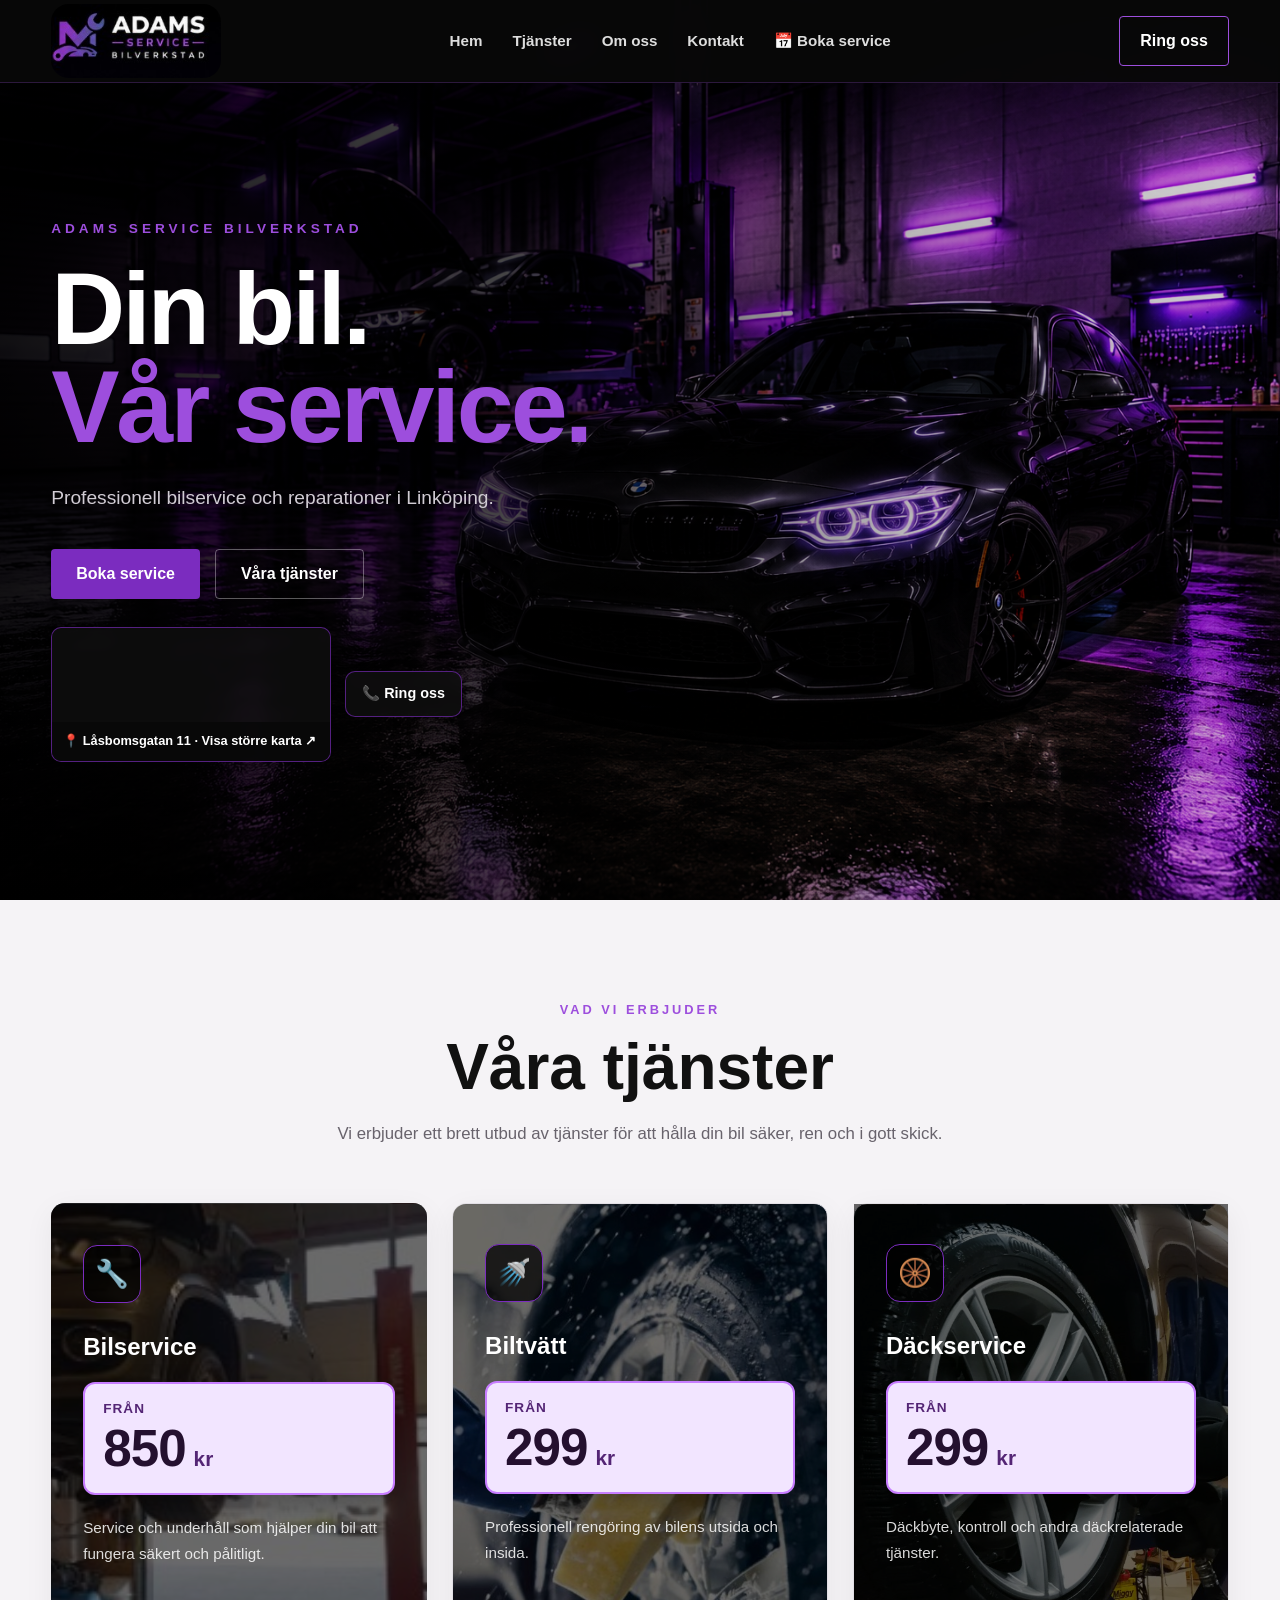
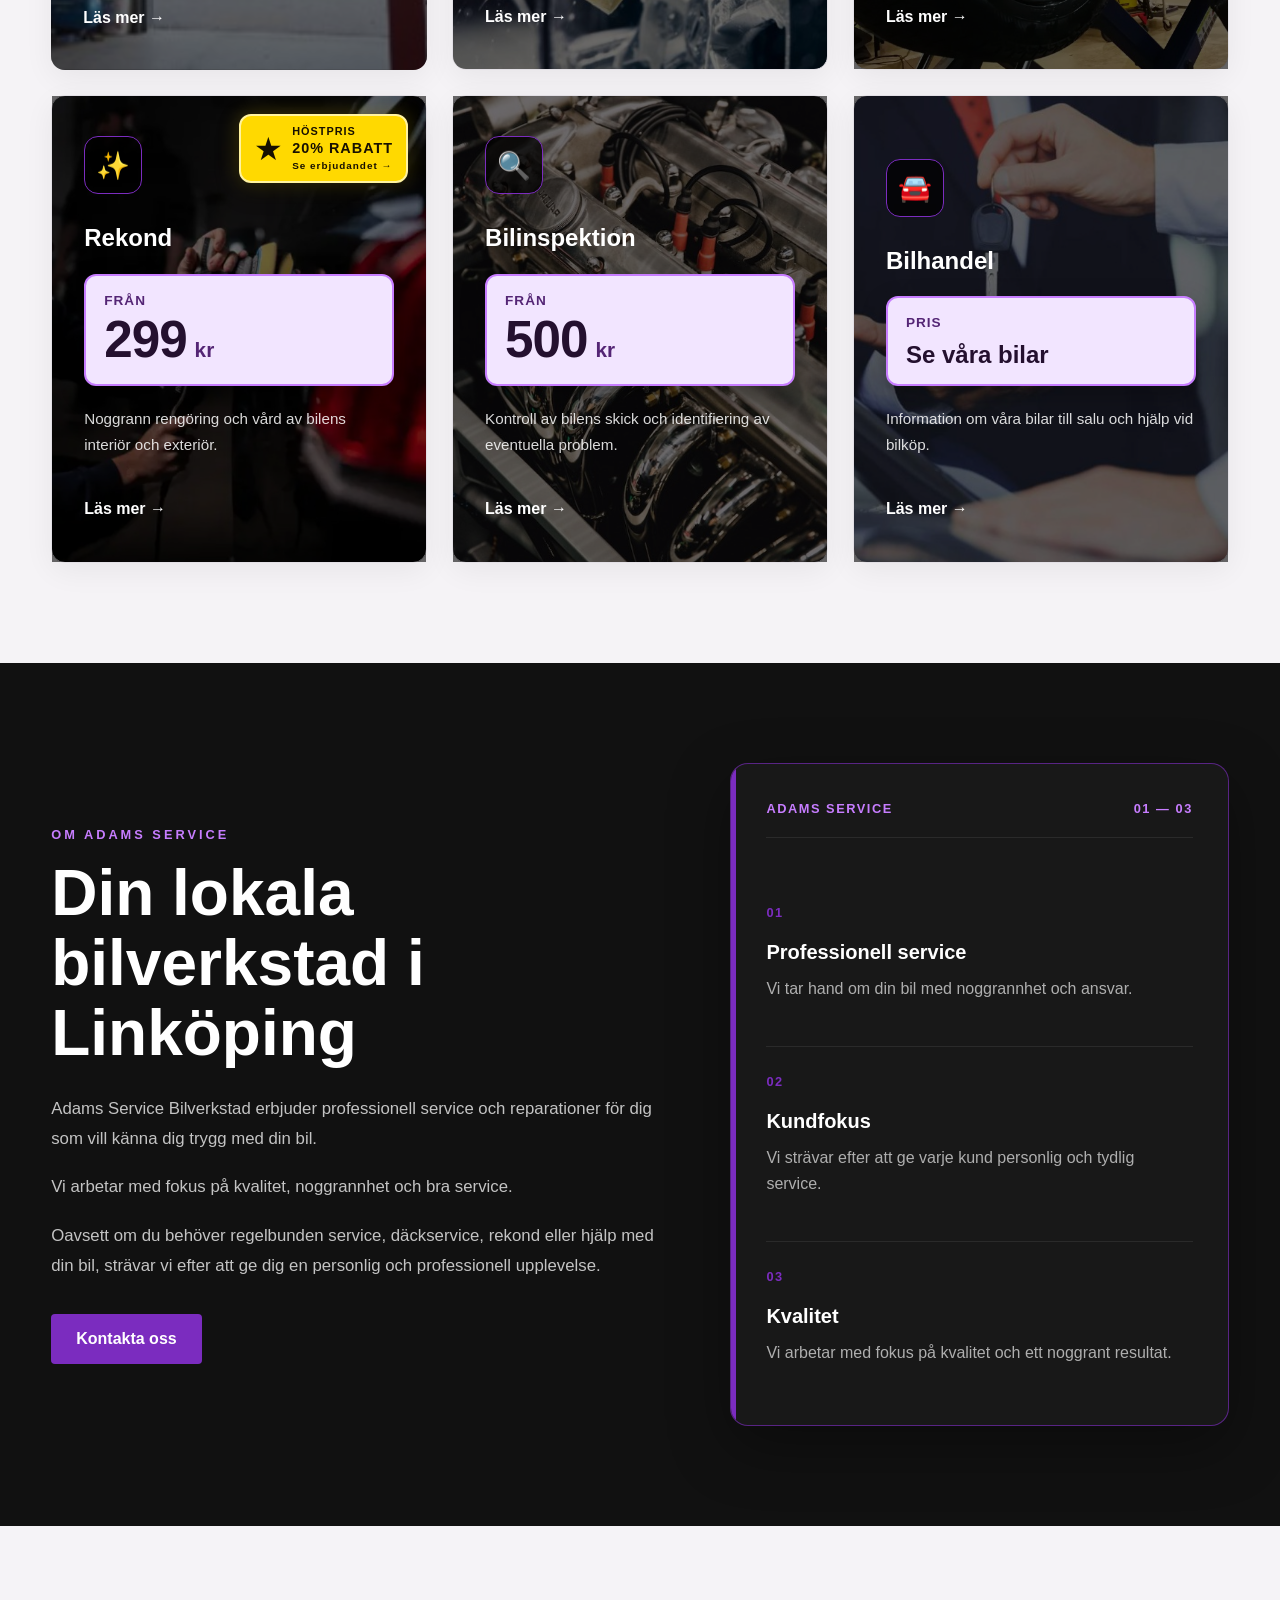
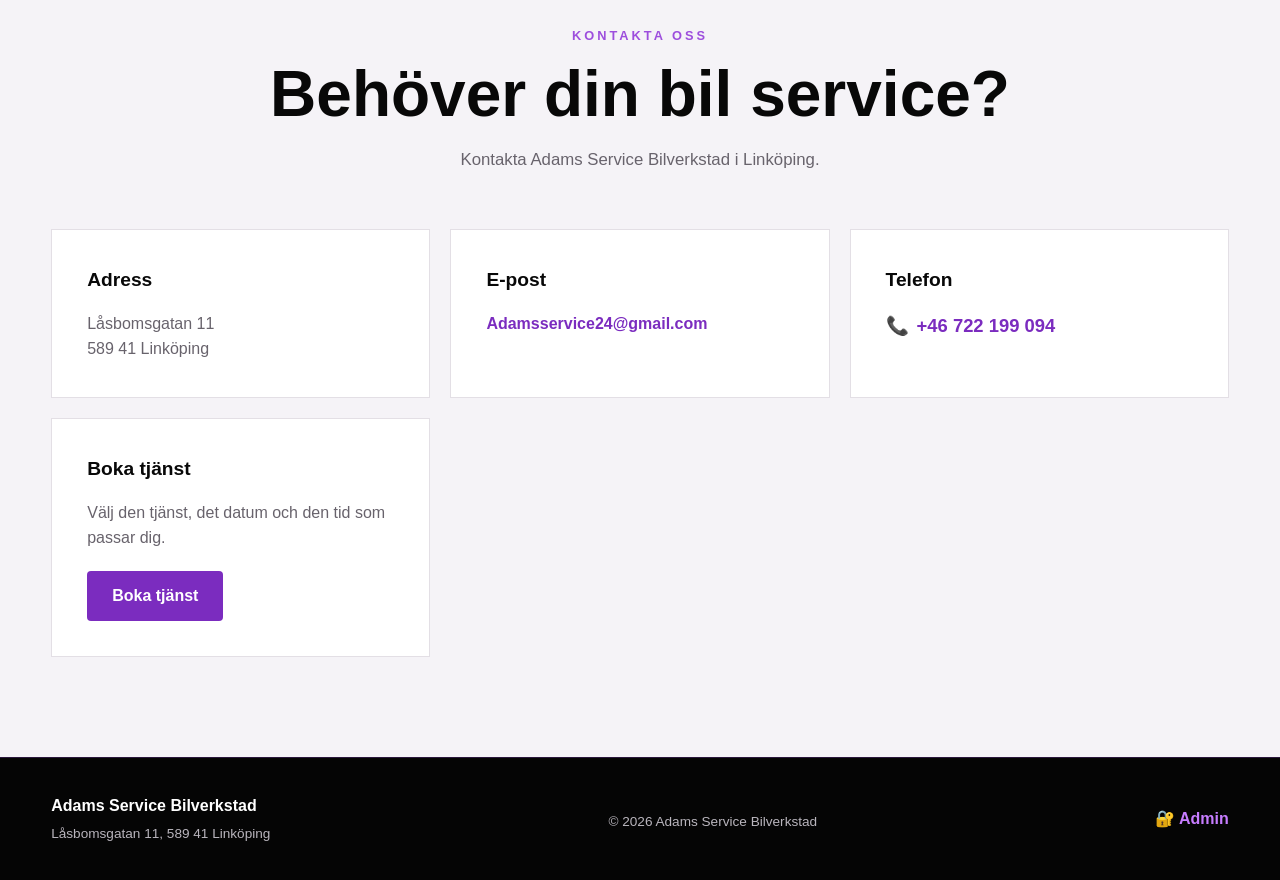
<file: index.html>
<!DOCTYPE html>
<html lang="sv">
<head>
    <meta charset="UTF-8">
    <meta name="viewport" content="width=device-width, initial-scale=1.0">

    <title>Adams Service Bilverkstad | Bilverkstad i Linköping</title>

    <meta name="description"
          content="Adams Service Bilverkstad i Linköping. Professionell bilservice och reparationer. Låsbomsgatan 11, 589 41 Linköping.">

    <link rel="stylesheet" href="css/style.css">
</head>

<body>

    <!-- ================= HEADER ================= -->
    <header class="header">

        <div class="container nav-container">

           <a href="#home" class="logo">
    <img src="images/adams-logo.png"
         alt="Adams Service Bilverkstad"
         class="logo-image">
</a>
<button class="hamburger"
        id="hamburger"
        type="button"
        aria-label="Öppna meny"
        aria-expanded="false">

    ☰

</button>
           <nav class="navigation" id="navigation">
                <a href="#home">Hem</a>
                <a href="#services">Tjänster</a>
                <a href="#about">Om oss</a>
                <a href="#contact">Kontakt</a>
                <a href="booking.html"
       class="mobile-booking-link">
        📅 Boka service
    </a>
            </nav>

           <a href="tel:+46722199094" class="call-button">
    Ring oss
</a>

        </div>

    </header>


    <!-- ================= HERO ================= -->
    <main>

        <section id="home" class="hero">

            <div class="hero-overlay"></div>

            <div class="container hero-content">

                <p class="hero-small-title">
                    ADAMS SERVICE BILVERKSTAD
                </p>

                <h1>
                    Din bil.<br>
                    <span>Vår service.</span>
                </h1>

                <p class="hero-text">
                    Professionell bilservice och reparationer
                    i Linköping.
                </p>

                <div class="hero-buttons">

    <a href="booking.html" class="primary-button">
        Boka service
    </a>

    <a href="#services" class="secondary-button">
        Våra tjänster
    </a>

</div>

                
<div class="hero-contact-info">

  <a class="hero-map-preview" href="#map-modal"
   aria-label="Öppna stor karta till Adams Service">
    <iframe
        title="Karta över Adams Service i Linköping"
        src="https://www.google.com/maps/embed?pb=!1m18!1m12!1m3!1d2278.7516466703273!2d15.703521577044596!3d58.39512718544591!2m3!1f0!2f0!3f0!3m2!1i1024!2i768!4f13.1!3m3!1m2!1s0x46596ddf3717b8e7%3A0xb51cc60b16d5660!2sBilverkstad%20Adams%20Service!5e1!3m2!1sfr!2sse!4v1790674722636!5m2!1sfr!2sse"
        loading="lazy"
        tabindex="-1">
    </iframe>
    <span>📍 Låsbomsgatan 11 · Visa större karta ↗</span>
</a>



    <a href="tel:+46722199094">
    📞 Ring oss
</a>

</div>
            </div>

        </section>


        <!-- ================= SERVICES ================= -->
        <!-- ================= SERVICES ================= -->
<section id="services" class="services section">

    <div class="container">

        <div class="section-heading">

            <p class="section-label">
                VAD VI ERBJUDER
            </p>

            <h2>
                Våra tjänster
            </h2>

            <p>
                Vi erbjuder ett brett utbud av tjänster
                för att hålla din bil säker, ren och i gott skick.
            </p>

        </div>


        <div class="services-grid">


            <!-- BILSERVICE -->
           <article class="service-card service-bilservice">

    <div class="service-card-overlay"></div>

    <div class="service-card-content">

        <div class="service-icon">
            🔧
        </div>

        <h3>
            Bilservice
        </h3>   
        <div class="service-price">
    <span class="price-label">Från</span>
    <div class="price-value">
        <strong>850</strong>
        <span>kr</span>
    </div>
</div>

        <p>
            Service och underhåll som hjälper din bil
            att fungera säkert och pålitligt.
        </p>

        <a href="services/bilservice.html"
           class="service-link">
            Läs mer →
        </a>

    </div>

</article>


            <!-- BILTVÄTT -->
         <!-- BILTVÄTT -->
<article class="service-card service-biltvatt">

    <div class="service-card-overlay"></div>

    <div class="service-card-content">

        <div class="service-icon">
            🚿
        </div>

        <h3>
            Biltvätt
        </h3>
        <div class="service-price">
    <span class="price-label">Från</span>
    <div class="price-value">
        <strong>299</strong>
        <span>kr</span>
    </div>
</div>

        <p>
            Professionell rengöring av bilens
            utsida och insida.
        </p>

        <a href="services/biltvatt.html"
           class="service-link">
            Läs mer →
        </a>

    </div>

</article>


            <!-- DÄCKSERVICE -->
         <!-- DÄCKSERVICE -->
<article class="service-card service-dackservice">

    <div class="service-card-overlay"></div>

    <div class="service-card-content">

        <div class="service-icon">
            🛞
        </div>

        <h3>
            Däckservice
        </h3>
        <div class="service-price">
    <span class="price-label">Från</span>
    <div class="price-value">
        <strong>299</strong>
        <span>kr</span>
    </div>
</div>

        <p>
            Däckbyte, kontroll och andra
            däckrelaterade tjänster.
        </p>

        <a href="services/dackservice.html"
           class="service-link">
            Läs mer →
        </a>

    </div>

</article>


            <!-- REKOND -->
            <!-- REKOND -->
<article class="service-card service-rekond">

    <div class="service-card-overlay"></div>
<a href="services/sommarerbjudande.html"
   class="summer-offer-badge"
   aria-label="Se sommarerbjudande på rekond">

    <span class="summer-star">★</span>

    <span class="summer-offer-text">
        HÖSTPRIS
        <strong>20% RABATT</strong>
        <small>Se erbjudandet →</small>
    </span>

</a>
    

    <div class="service-card-content">

        <div class="service-icon">
            ✨
        </div>

        <h3>
            Rekond
        </h3>
        <div class="service-price">
    <span class="price-label">Från</span>
    <div class="price-value">
        <strong>299</strong>
        <span>kr</span>
    </div>
</div>

        <p>
            Noggrann rengöring och vård av
            bilens interiör och exteriör.
        </p>

        <a href="services/rekond.html"
           class="service-link">
            Läs mer →
        </a>

    </div>

</article>


           <!-- BILINSPEKTION -->
<article class="service-card service-bilinspektion">

    <div class="service-card-overlay"></div>

    <div class="service-card-content">

        <div class="service-icon">
            🔍
        </div>

        <h3>
            Bilinspektion
        </h3> 
        <div class="service-price">
    <span class="price-label">Från</span>
    <div class="price-value">
        <strong>500</strong>
        <span>kr</span>
    </div>
</div>

        <p>
            Kontroll av bilens skick och
            identifiering av eventuella problem.
        </p>

        <a href="services/bilinspektion.html"
           class="service-link">
            Läs mer →
        </a>

    </div>

</article>


            <!-- BILHANDEL -->
            <!-- BILHANDEL -->
<article class="service-card service-bilhandel">

    <div class="service-card-overlay"></div>

    <div class="service-card-content">

        <div class="service-icon">
            🚘
        </div>

        <h3>
            Bilhandel
        </h3>
        <div class="service-price">
    <span class="price-label">Pris</span>
    <strong class="price-on-request">Se våra bilar</strong>
</div>

        <p>
            Information om våra bilar till salu
            och hjälp vid bilköp.
        </p>

        <a href="services/bilhandel.html"
           class="service-link">
            Läs mer →
        </a>

    </div>

</article>


        </div>

    </div>

</section>


        <!-- ================= ABOUT ================= -->
       <!-- ================= ABOUT ================= -->

<section id="about" class="about section">

    <div class="container about-grid">


        <!-- LEFT CONTENT -->

        <div class="about-content">

            <p class="section-label">
                OM ADAMS SERVICE
            </p>

            <h2>
                Din lokala bilverkstad
                i Linköping
            </h2>

            <p>
                Adams Service Bilverkstad erbjuder
                professionell service och reparationer
                för dig som vill känna dig trygg med
                din bil.
            </p>

            <p>
                Vi arbetar med fokus på kvalitet,
                noggrannhet och bra service.
            </p>

            <p>
                Oavsett om du behöver regelbunden service,
                däckservice, rekond eller hjälp med din bil,
                strävar vi efter att ge dig en personlig
                och professionell upplevelse.
            </p>

            <a href="#contact" class="primary-button">
                Kontakta oss
            </a>

        </div>



        <!-- RIGHT INFORMATION PANEL -->

        <div class="about-highlight">

            <div class="about-highlight-header">

                <span>
                    ADAMS SERVICE
                </span>

                <strong>
                    01 — 03
                </strong>

            </div>


            <div class="highlight-box">

                <span class="highlight-number">
                    01
                </span>

                <h3>
                    Professionell service
                </h3>

                <p>
                    Vi tar hand om din bil med
                    noggrannhet och ansvar.
                </p>

            </div>


            <div class="highlight-box">

                <span class="highlight-number">
                    02
                </span>

                <h3>
                    Kundfokus
                </h3>

                <p>
                    Vi strävar efter att ge varje
                    kund personlig och tydlig service.
                </p>

            </div>


            <div class="highlight-box">

                <span class="highlight-number">
                    03
                </span>

                <h3>
                    Kvalitet
                </h3>

                <p>
                    Vi arbetar med fokus på kvalitet
                    och ett noggrant resultat.
                </p>

            </div>

        </div>

    </div>

</section>


        <!-- ================= CONTACT ================= -->
        <section id="contact" class="contact section">

            <div class="container">

                <div class="section-heading">

                    <p class="section-label">
                        KONTAKTA OSS
                    </p>

                    <h2>
                        Behöver din bil service?
                    </h2>

                    <p>
                        Kontakta Adams Service Bilverkstad
                        i Linköping.
                    </p>

                </div>


                <div class="contact-grid">

                    <div class="contact-card">

                        <h3>
                            Adress
                        </h3>

                        <p>
                            Låsbomsgatan 11<br>
                            589 41 Linköping
                        </p>

                    </div>


                    <div class="contact-card">

                        <h3>
                            E-post
                        </h3>

                        <p>
                            <a href="mailto:Adamsservice24@gmail.com">
                                Adamsservice24@gmail.com
                            </a>
                        </p>

                    </div>
<div class="contact-card">

    <h3>
        Telefon
    </h3>

    <p>
        <a href="tel:+46722199094">
            +46 722 199 094
        </a>
    </p>

</div>
<div class="contact-card">

    <h3>
        Boka tjänst
    </h3>

    <p>
        Välj den tjänst, det datum och den tid
        som passar dig.
    </p>

    <a href="booking.html"
       class="primary-button">

        Boka tjänst

    </a>

</div>

                </div>

            </div>

        </section>

    </main>


    <!-- ================= FOOTER ================= -->
    <footer class="footer">

        <div class="container footer-content">

            <div>
                <strong>
                    Adams Service Bilverkstad
                </strong>

                <p>
                    Låsbomsgatan 11, 589 41 Linköping
                </p>
            </div>


            <div>
                <p>
                    © 2026 Adams Service Bilverkstad
                </p>
            </div>
<div>

    <a href="admin.html"
       class="admin-footer-link">

        🔐 Admin

    </a>

</div>
        </div>

    </footer>

<script>

    const hamburger =
        document.getElementById("hamburger");

    const navigation =
        document.getElementById("navigation");


    hamburger.addEventListener(
        "click",
        function() {

            navigation.classList.toggle("active");

            const isOpen =
                navigation.classList.contains("active");

            hamburger.setAttribute(
                "aria-expanded",
                isOpen
            );

            hamburger.textContent =
                isOpen ? "✕" : "☰";

        }
    );


    navigation.querySelectorAll("a").forEach(
        function(link) {

            link.addEventListener(
                "click",
                function() {

                    navigation.classList.remove("active");

                    hamburger.setAttribute(
                        "aria-expanded",
                        "false"
                    );

                    hamburger.textContent =
                        "☰";

                }
            );

        }
    );

</script>
    <div class="map-modal" id="map-modal"
     role="dialog" aria-label="Karta till Adams Service">
    <div class="map-modal-panel">
        <a class="map-close" href="#home" aria-label="Stäng kartan">✕</a>

        <h2>Hitta till Adams Service</h2>
        <p>Låsbomsgatan 11, 589 41 Linköping</p>

        <iframe
            title="Stor karta över Adams Service"
            src="https://www.google.com/maps/embed?pb=!1m18!1m12!1m3!1d2278.7516466703273!2d15.703521577044596!3d58.39512718544591!2m3!1f0!2f0!3f0!3m2!1i1024!2i768!4f13.1!3m3!1m2!1s0x46596ddf3717b8e7%3A0xb51cc60b16d5660!2sBilverkstad%20Adams%20Service!5e1!3m2!1sfr!2sse!4v1790674722636!5m2!1sfr!2sse"
            loading="lazy">
        </iframe>

        <a class="map-directions"
           href="https://www.google.com/maps/search/?api=1&query=L%C3%A5sbomsgatan%2011%2C%20589%2041%20Link%C3%B6ping"
           target="_blank" rel="noopener noreferrer">
            Öppna vägbeskrivning ↗
        </a>
    </div>
</div>
</body>
</html>
</file>
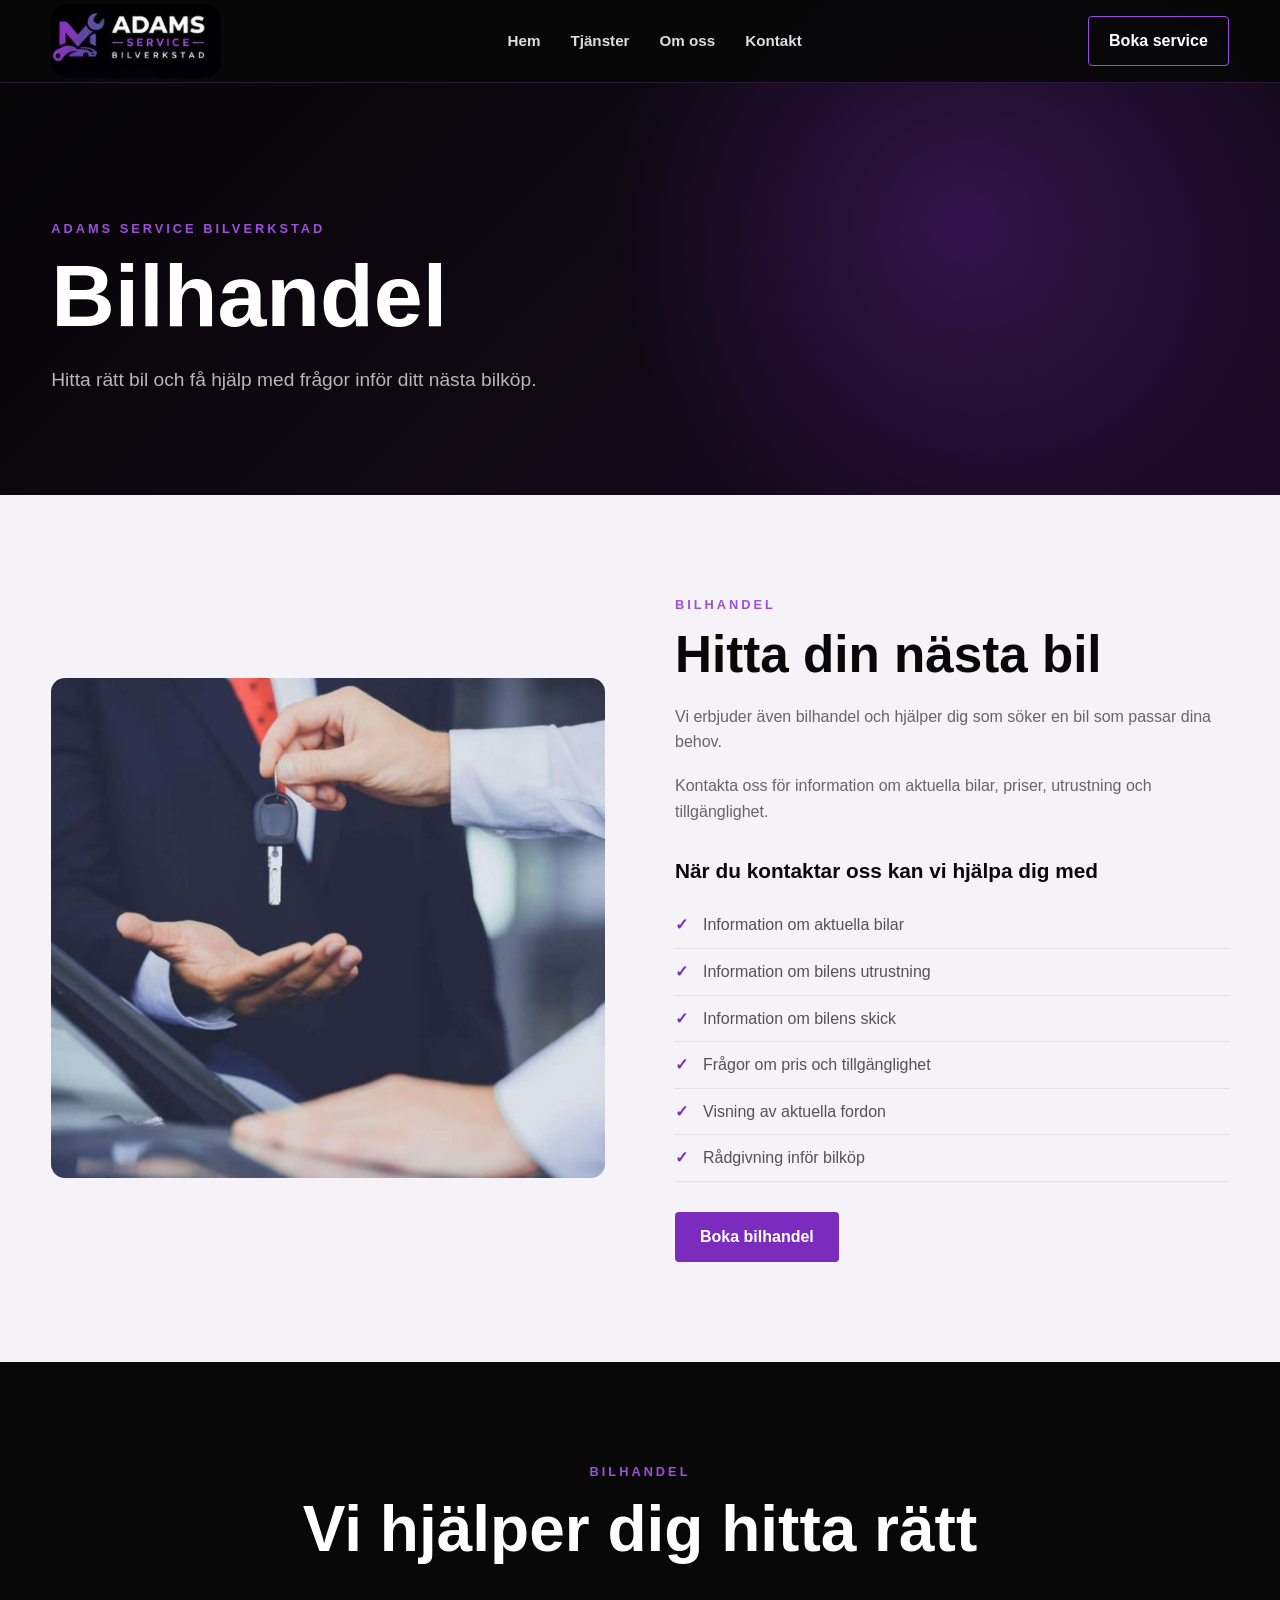
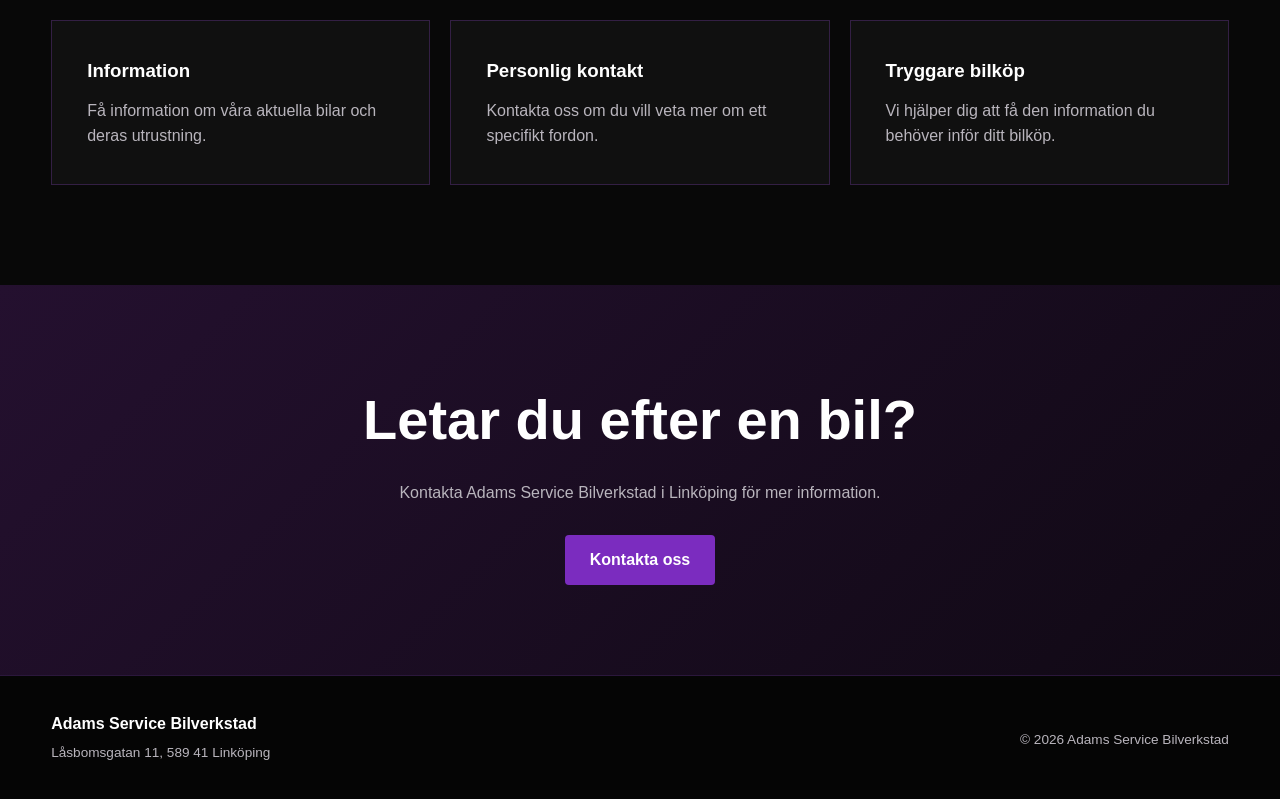
<file: services/bilhandel.html>
<!DOCTYPE html>
<html lang="sv">

<head>

    <meta charset="UTF-8">

    <meta name="viewport"
          content="width=device-width, initial-scale=1.0">

    <title>Bilhandel | Adams Service Bilverkstad</title>

    <meta name="description"
          content="Bilhandel hos Adams Service Bilverkstad i Linköping. Se våra bilar till salu och kontakta oss för mer information.">

    <link rel="stylesheet" href="../css/style.css">

</head>


<body>


    <!-- ================= HEADER ================= -->

    <header class="header">

        <div class="container nav-container">

            <a href="../index.html" class="logo">

                <img src="../images/adams-logo.png"
                     alt="Adams Service Bilverkstad"
                     class="logo-image">

            </a>


            <nav class="navigation">

                <a href="../index.html#home">
                    Hem
                </a>

                <a href="../index.html#services">
                    Tjänster
                </a>

                <a href="../index.html#about">
                    Om oss
                </a>

                <a href="../index.html#contact">
                    Kontakt
                </a>

            </nav>


         <a href="../booking.html?service=Bilhandel"
   class="call-button">

    Boka service

</a>

        </div>

    </header>



    <!-- ================= HERO ================= -->

    <main>

        <section class="service-page-hero">

            <div class="container">

                <p class="section-label">
                    ADAMS SERVICE BILVERKSTAD
                </p>

                <h1>
                    Bilhandel
                </h1>

                <p>
                    Hitta rätt bil och få hjälp med frågor
                    inför ditt nästa bilköp.
                </p>

            </div>

        </section>



        <!-- ================= CONTENT ================= -->

        <section class="service-detail section">

            <div class="container">

                <div class="service-detail-grid">


                    <!-- IMAGE -->

                    <div class="service-detail-image">

                        <img src="../images/bilhandel.jpg"
                             alt="Bilhandel hos Adams Service Bilverkstad">

                    </div>



                    <!-- TEXT -->

                    <div class="service-detail-content">

                        <p class="section-label">
                            BILHANDEL
                        </p>

                        <h2>
                            Hitta din nästa bil
                        </h2>

                        <p>
                            Vi erbjuder även bilhandel och
                            hjälper dig som söker en bil som
                            passar dina behov.
                        </p>

                        <p>
                            Kontakta oss för information om
                            aktuella bilar, priser, utrustning
                            och tillgänglighet.
                        </p>


                        <h3>
                            När du kontaktar oss kan vi hjälpa dig med
                        </h3>


                        <ul class="service-list">

                            <li>
                                Information om aktuella bilar
                            </li>

                            <li>
                                Information om bilens utrustning
                            </li>

                            <li>
                                Information om bilens skick
                            </li>

                            <li>
                                Frågor om pris och tillgänglighet
                            </li>

                            <li>
                                Visning av aktuella fordon
                            </li>

                            <li>
                                Rådgivning inför bilköp
                            </li>

                        </ul>


                     <a href="../booking.html?service=Bilhandel"
   class="primary-button">

    Boka bilhandel

</a>

                    </div>

                </div>

            </div>

        </section>



        <!-- ================= BENEFITS ================= -->

        <section class="service-benefits section">

            <div class="container">

                <div class="section-heading">

                    <p class="section-label">
                        BILHANDEL
                    </p>

                    <h2>
                        Vi hjälper dig hitta rätt
                    </h2>

                </div>


                <div class="benefits-grid">


                    <div class="benefit-card">

                        <h3>
                            Information
                        </h3>

                        <p>
                            Få information om våra aktuella
                            bilar och deras utrustning.
                        </p>

                    </div>


                    <div class="benefit-card">

                        <h3>
                            Personlig kontakt
                        </h3>

                        <p>
                            Kontakta oss om du vill veta mer
                            om ett specifikt fordon.
                        </p>

                    </div>


                    <div class="benefit-card">

                        <h3>
                            Tryggare bilköp
                        </h3>

                        <p>
                            Vi hjälper dig att få den information
                            du behöver inför ditt bilköp.
                        </p>

                    </div>


                </div>

            </div>

        </section>



        <!-- ================= CTA ================= -->

        <section class="service-cta">

            <div class="container">

                <h2>
                    Letar du efter en bil?
                </h2>

                <p>
                    Kontakta Adams Service Bilverkstad
                    i Linköping för mer information.
                </p>

                <a href="mailto:Adamsservice24@gmail.com"
                   class="primary-button">

                    Kontakta oss

                </a>

            </div>

        </section>


    </main>



    <!-- ================= FOOTER ================= -->

    <footer class="footer">

        <div class="container footer-content">

            <div>

                <strong>
                    Adams Service Bilverkstad
                </strong>

                <p>
                    Låsbomsgatan 11, 589 41 Linköping
                </p>

            </div>


            <div>

                <p>
                    © 2026 Adams Service Bilverkstad
                </p>

            </div>

        </div>

    </footer>


</body>

</html>
</file>
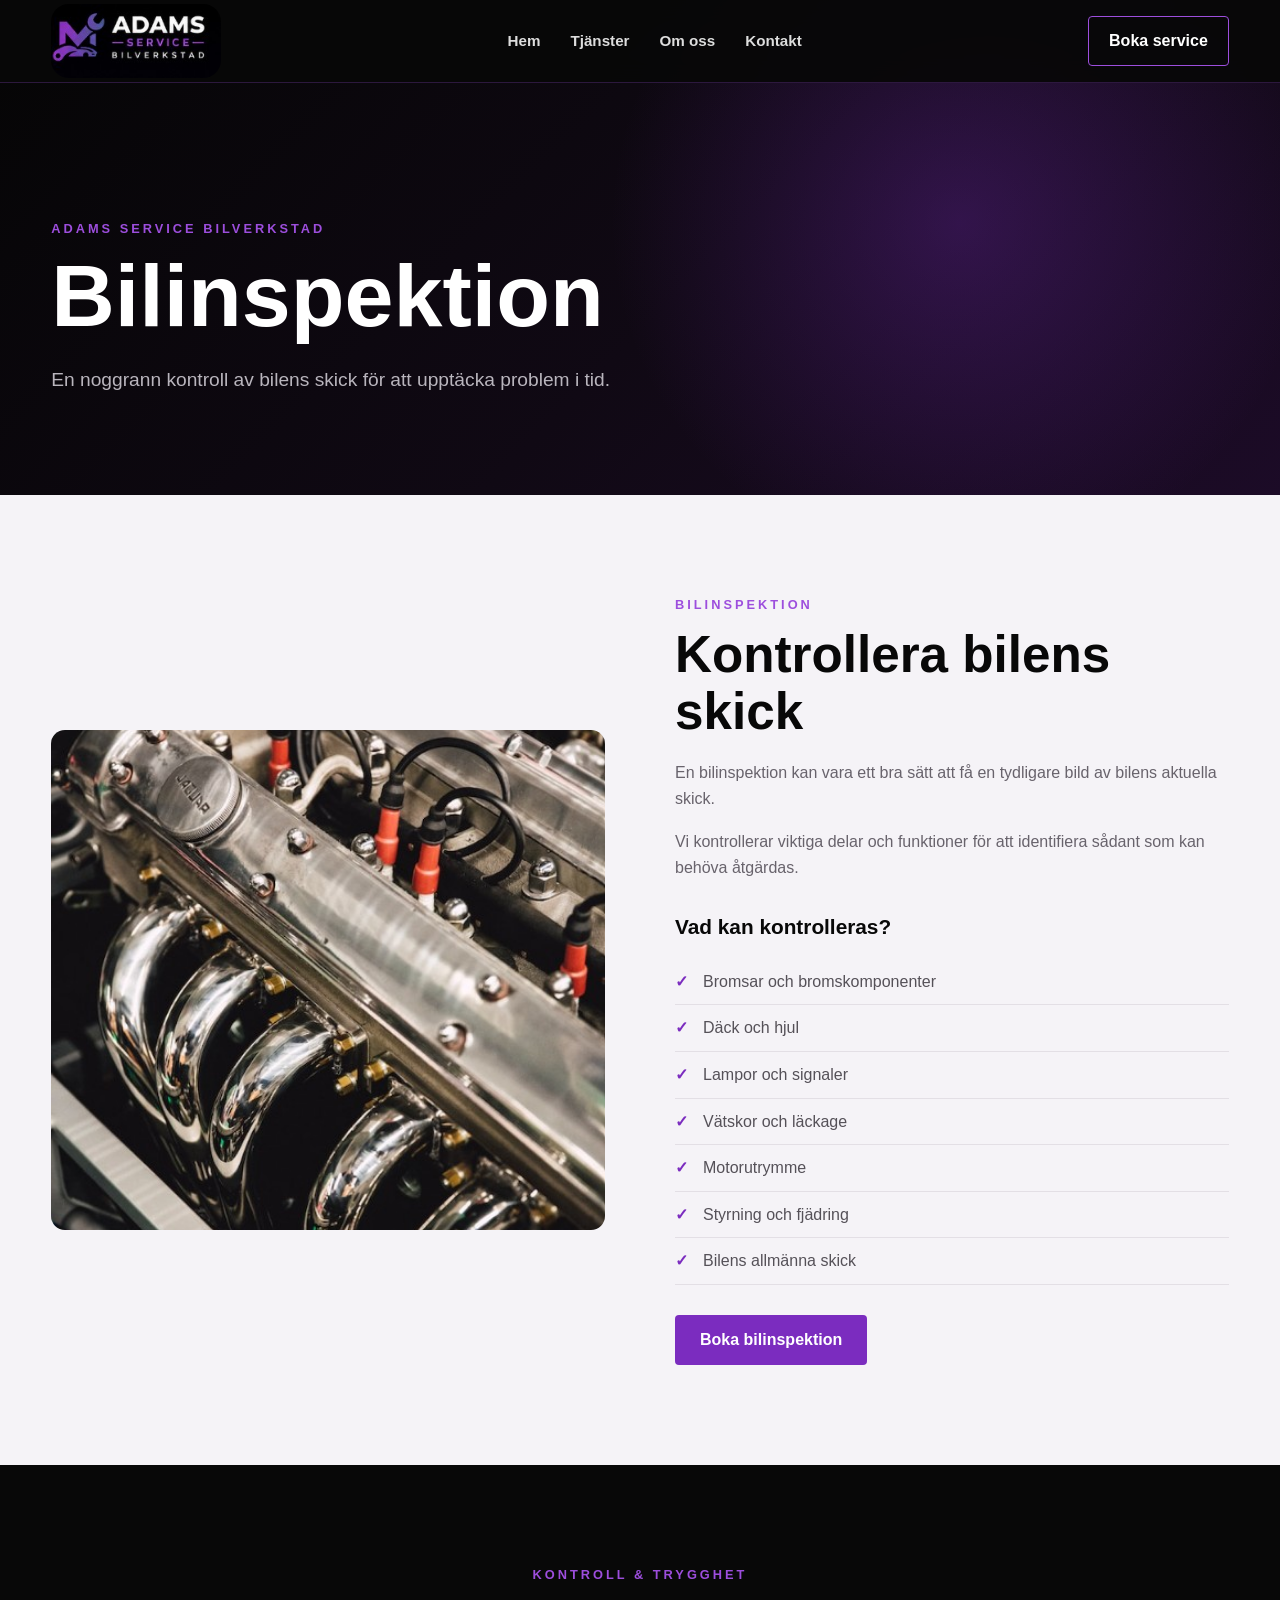
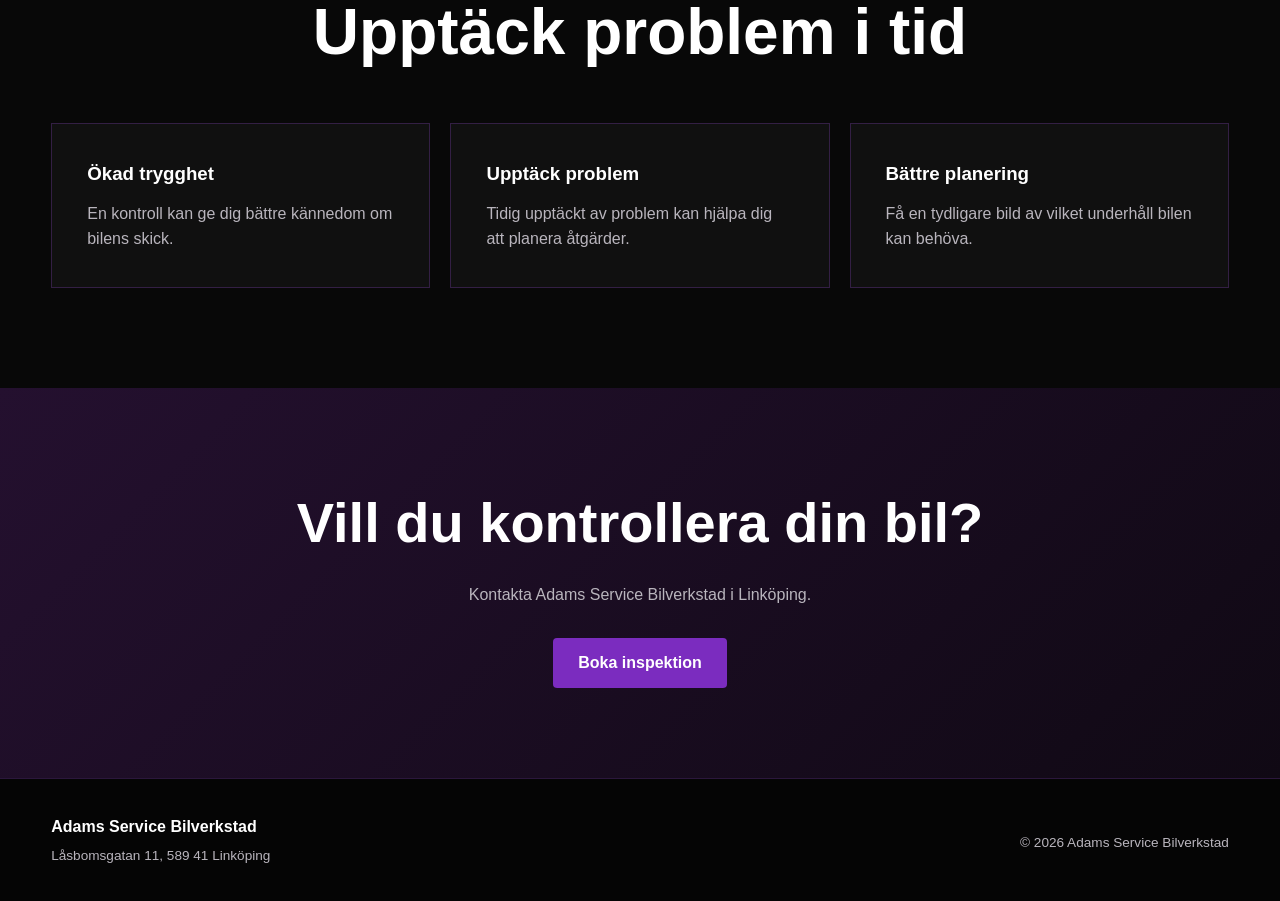
<file: services/bilinspektion.html>
<!DOCTYPE html>
<html lang="sv">

<head>

    <meta charset="UTF-8">

    <meta name="viewport"
          content="width=device-width, initial-scale=1.0">

    <title>Bilinspektion | Adams Service Bilverkstad</title>

    <meta name="description"
          content="Bilinspektion hos Adams Service Bilverkstad i Linköping. Kontroll av bilens skick och identifiering av eventuella problem.">

    <link rel="stylesheet" href="../css/style.css">

</head>


<body>


    <!-- ================= HEADER ================= -->

    <header class="header">

        <div class="container nav-container">

            <a href="../index.html" class="logo">

                <img src="../images/adams-logo.png"
                     alt="Adams Service Bilverkstad"
                     class="logo-image">

            </a>


            <nav class="navigation">

                <a href="../index.html#home">
                    Hem
                </a>

                <a href="../index.html#services">
                    Tjänster
                </a>

                <a href="../index.html#about">
                    Om oss
                </a>

                <a href="../index.html#contact">
                    Kontakt
                </a>

            </nav>


         <a href="../booking.html?service=Bilinspektion"
   class="call-button">

    Boka service

</a>

        </div>

    </header>



    <!-- ================= HERO ================= -->

    <main>

        <section class="service-page-hero">

            <div class="container">

                <p class="section-label">
                    ADAMS SERVICE BILVERKSTAD
                </p>

                <h1>
                    Bilinspektion
                </h1>

                <p>
                    En noggrann kontroll av bilens skick
                    för att upptäcka problem i tid.
                </p>

            </div>

        </section>



        <!-- ================= CONTENT ================= -->

        <section class="service-detail section">

            <div class="container">

                <div class="service-detail-grid">


                    <!-- IMAGE -->

                    <div class="service-detail-image">

                        <img src="../images/bilinspektion.jpg"
                             alt="Bilinspektion hos Adams Service Bilverkstad">

                    </div>



                    <!-- TEXT -->

                    <div class="service-detail-content">

                        <p class="section-label">
                            BILINSPEKTION
                        </p>

                        <h2>
                            Kontrollera bilens skick
                        </h2>

                        <p>
                            En bilinspektion kan vara ett bra sätt
                            att få en tydligare bild av bilens
                            aktuella skick.
                        </p>

                        <p>
                            Vi kontrollerar viktiga delar och
                            funktioner för att identifiera sådant
                            som kan behöva åtgärdas.
                        </p>


                        <h3>
                            Vad kan kontrolleras?
                        </h3>


                        <ul class="service-list">

                            <li>
                                Bromsar och bromskomponenter
                            </li>

                            <li>
                                Däck och hjul
                            </li>

                            <li>
                                Lampor och signaler
                            </li>

                            <li>
                                Vätskor och läckage
                            </li>

                            <li>
                                Motorutrymme
                            </li>

                            <li>
                                Styrning och fjädring
                            </li>

                            <li>
                                Bilens allmänna skick
                            </li>

                        </ul>


                       <a href="../booking.html?service=Bilinspektion"
   class="primary-button">

    Boka bilinspektion

</a>

                    </div>

                </div>

            </div>

        </section>



        <!-- ================= BENEFITS ================= -->

        <section class="service-benefits section">

            <div class="container">

                <div class="section-heading">

                    <p class="section-label">
                        KONTROLL & TRYGGHET
                    </p>

                    <h2>
                        Upptäck problem i tid
                    </h2>

                </div>


                <div class="benefits-grid">


                    <div class="benefit-card">

                        <h3>
                            Ökad trygghet
                        </h3>

                        <p>
                            En kontroll kan ge dig bättre
                            kännedom om bilens skick.
                        </p>

                    </div>


                    <div class="benefit-card">

                        <h3>
                            Upptäck problem
                        </h3>

                        <p>
                            Tidig upptäckt av problem kan
                            hjälpa dig att planera åtgärder.
                        </p>

                    </div>


                    <div class="benefit-card">

                        <h3>
                            Bättre planering
                        </h3>

                        <p>
                            Få en tydligare bild av vilket
                            underhåll bilen kan behöva.
                        </p>

                    </div>


                </div>

            </div>

        </section>



        <!-- ================= CTA ================= -->

        <section class="service-cta">

            <div class="container">

                <h2>
                    Vill du kontrollera din bil?
                </h2>

                <p>
                    Kontakta Adams Service Bilverkstad
                    i Linköping.
                </p>

                <a href="mailto:Adamsservice24@gmail.com"
                   class="primary-button">

                    Boka inspektion

                </a>

            </div>

        </section>


    </main>



    <!-- ================= FOOTER ================= -->

    <footer class="footer">

        <div class="container footer-content">

            <div>

                <strong>
                    Adams Service Bilverkstad
                </strong>

                <p>
                    Låsbomsgatan 11, 589 41 Linköping
                </p>

            </div>


            <div>

                <p>
                    © 2026 Adams Service Bilverkstad
                </p>

            </div>

        </div>

    </footer>


</body>

</html>
</file>
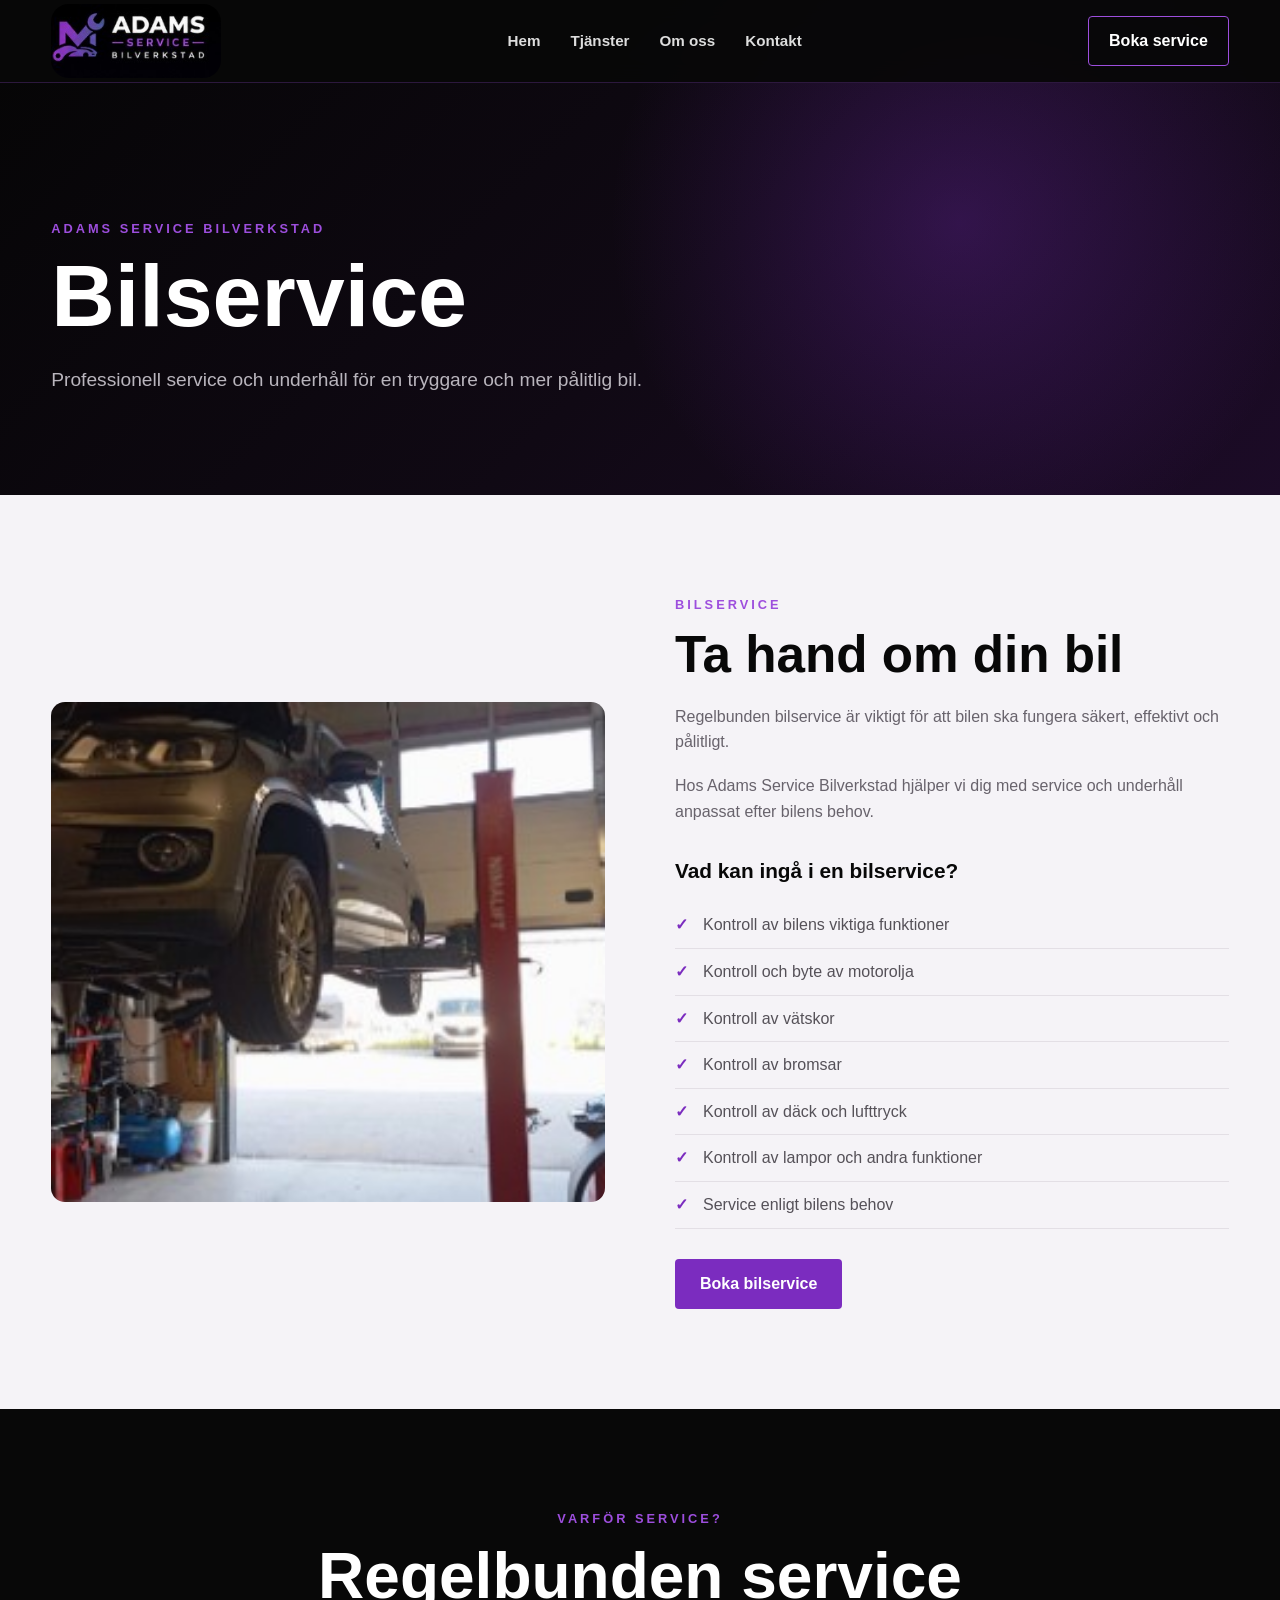
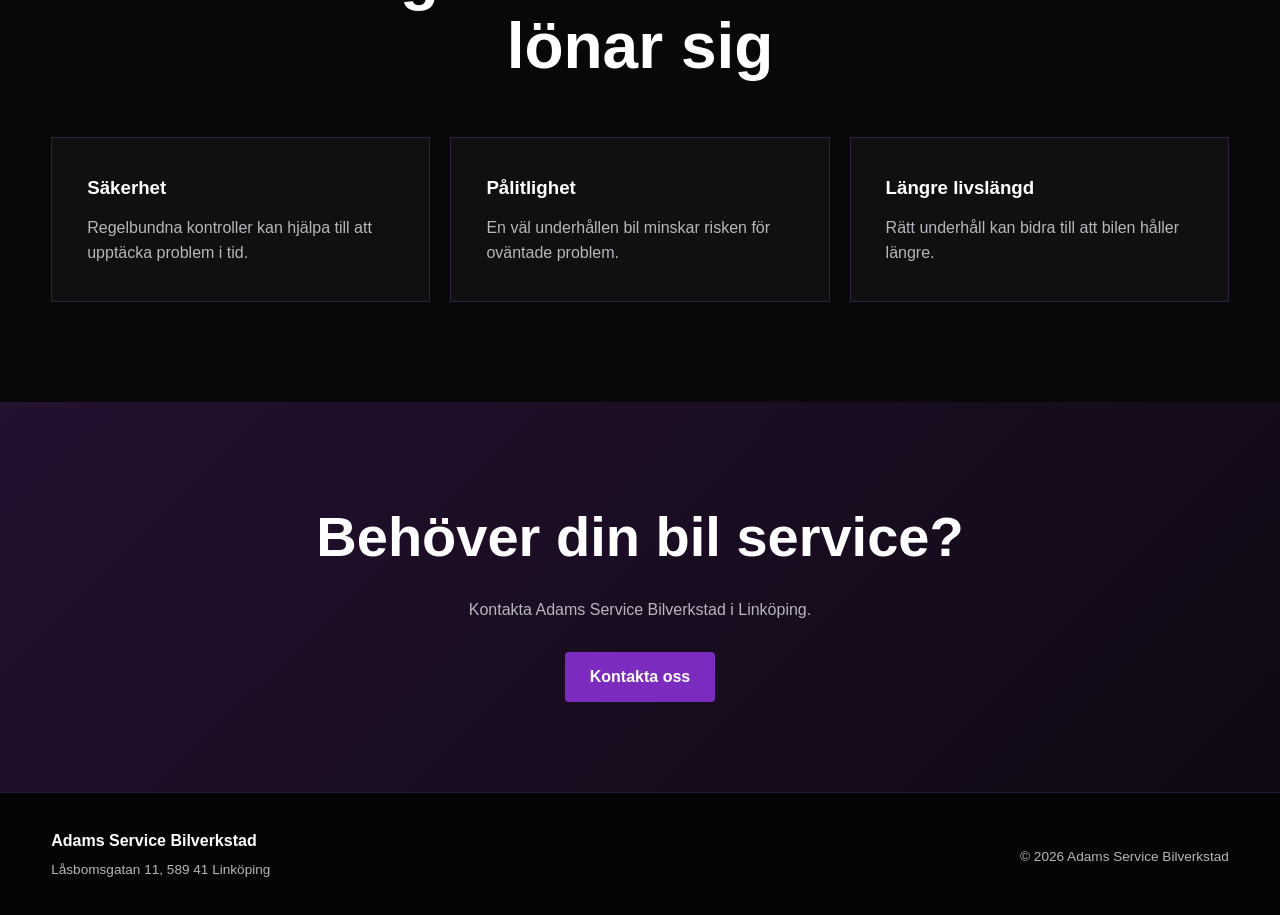
<file: services/bilservice.html>
<!DOCTYPE html>
<html lang="sv">

<head>

    <meta charset="UTF-8">

    <meta name="viewport"
          content="width=device-width, initial-scale=1.0">

    <title>Bilservice | Adams Service Bilverkstad</title>

    <meta name="description"
          content="Bilservice hos Adams Service Bilverkstad i Linköping. Service, underhåll och kontroll av din bil.">

    <link rel="stylesheet" href="../css/style.css">

</head>


<body>


    <!-- ================= HEADER ================= -->

    <header class="header">

        <div class="container nav-container">


            <a href="../index.html" class="logo">

                <img src="../images/adams-logo.png"
                     alt="Adams Service Bilverkstad"
                     class="logo-image">

            </a>


            <nav class="navigation">

                <a href="../index.html#home">
                    Hem
                </a>

                <a href="../index.html#services">
                    Tjänster
                </a>

                <a href="../index.html#about">
                    Om oss
                </a>

                <a href="../index.html#contact">
                    Kontakt
                </a>

            </nav>


          <a href="../booking.html?service=Bilservice"
   class="call-button">

    Boka service

</a>


        </div>

    </header>



    <!-- ================= SERVICE HERO ================= -->

    <main>


        <section class="service-page-hero">

            <div class="container">


                <p class="section-label">
                    ADAMS SERVICE BILVERKSTAD
                </p>


                <h1>
                    Bilservice
                </h1>


                <p>
                    Professionell service och underhåll
                    för en tryggare och mer pålitlig bil.
                </p>


            </div>

        </section>



        <!-- ================= SERVICE CONTENT ================= -->

        <section class="service-detail section">

            <div class="container">


                <div class="service-detail-grid">


                    <!-- IMAGE -->

                    <div class="service-detail-image">

                        <img src="../images/bilservice.jpg"
                             alt="Bilservice hos Adams Service Bilverkstad">

                    </div>



                    <!-- TEXT -->

                    <div class="service-detail-content">


                        <p class="section-label">
                            BILSERVICE
                        </p>


                        <h2>
                            Ta hand om din bil
                        </h2>


                        <p>
                            Regelbunden bilservice är viktigt
                            för att bilen ska fungera säkert,
                            effektivt och pålitligt.
                        </p>


                        <p>
                            Hos Adams Service Bilverkstad
                            hjälper vi dig med service och
                            underhåll anpassat efter bilens
                            behov.
                        </p>


                        <h3>
                            Vad kan ingå i en bilservice?
                        </h3>


                        <ul class="service-list">

                            <li>
                                Kontroll av bilens viktiga funktioner
                            </li>

                            <li>
                                Kontroll och byte av motorolja
                            </li>

                            <li>
                                Kontroll av vätskor
                            </li>

                            <li>
                                Kontroll av bromsar
                            </li>

                            <li>
                                Kontroll av däck och lufttryck
                            </li>

                            <li>
                                Kontroll av lampor och andra funktioner
                            </li>

                            <li>
                                Service enligt bilens behov
                            </li>

                        </ul>


                     <a href="../booking.html?service=Bilservice"
   class="primary-button">

    Boka bilservice

</a>


                    </div>


                </div>

            </div>

        </section>



        <!-- ================= WHY SERVICE ================= -->

        <section class="service-benefits section">

            <div class="container">


                <div class="section-heading">

                    <p class="section-label">
                        VARFÖR SERVICE?
                    </p>

                    <h2>
                        Regelbunden service lönar sig
                    </h2>

                </div>



                <div class="benefits-grid">


                    <div class="benefit-card">

                        <h3>
                            Säkerhet
                        </h3>

                        <p>
                            Regelbundna kontroller kan hjälpa
                            till att upptäcka problem i tid.
                        </p>

                    </div>


                    <div class="benefit-card">

                        <h3>
                            Pålitlighet
                        </h3>

                        <p>
                            En väl underhållen bil minskar
                            risken för oväntade problem.
                        </p>

                    </div>


                    <div class="benefit-card">

                        <h3>
                            Längre livslängd
                        </h3>

                        <p>
                            Rätt underhåll kan bidra till att
                            bilen håller längre.
                        </p>

                    </div>


                </div>

            </div>

        </section>


        <!-- ================= CTA ================= -->

        <section class="service-cta">

            <div class="container">

                <h2>
                    Behöver din bil service?
                </h2>

                <p>
                    Kontakta Adams Service Bilverkstad
                    i Linköping.
                </p>

                <a href="mailto:Adamsservice24@gmail.com"
                   class="primary-button">

                    Kontakta oss

                </a>

            </div>

        </section>


    </main>



    <!-- ================= FOOTER ================= -->

    <footer class="footer">

        <div class="container footer-content">

            <div>

                <strong>
                    Adams Service Bilverkstad
                </strong>

                <p>
                    Låsbomsgatan 11, 589 41 Linköping
                </p>

            </div>


            <div>

                <p>
                    © 2026 Adams Service Bilverkstad
                </p>

            </div>

        </div>

    </footer>


</body>

</html>
</file>
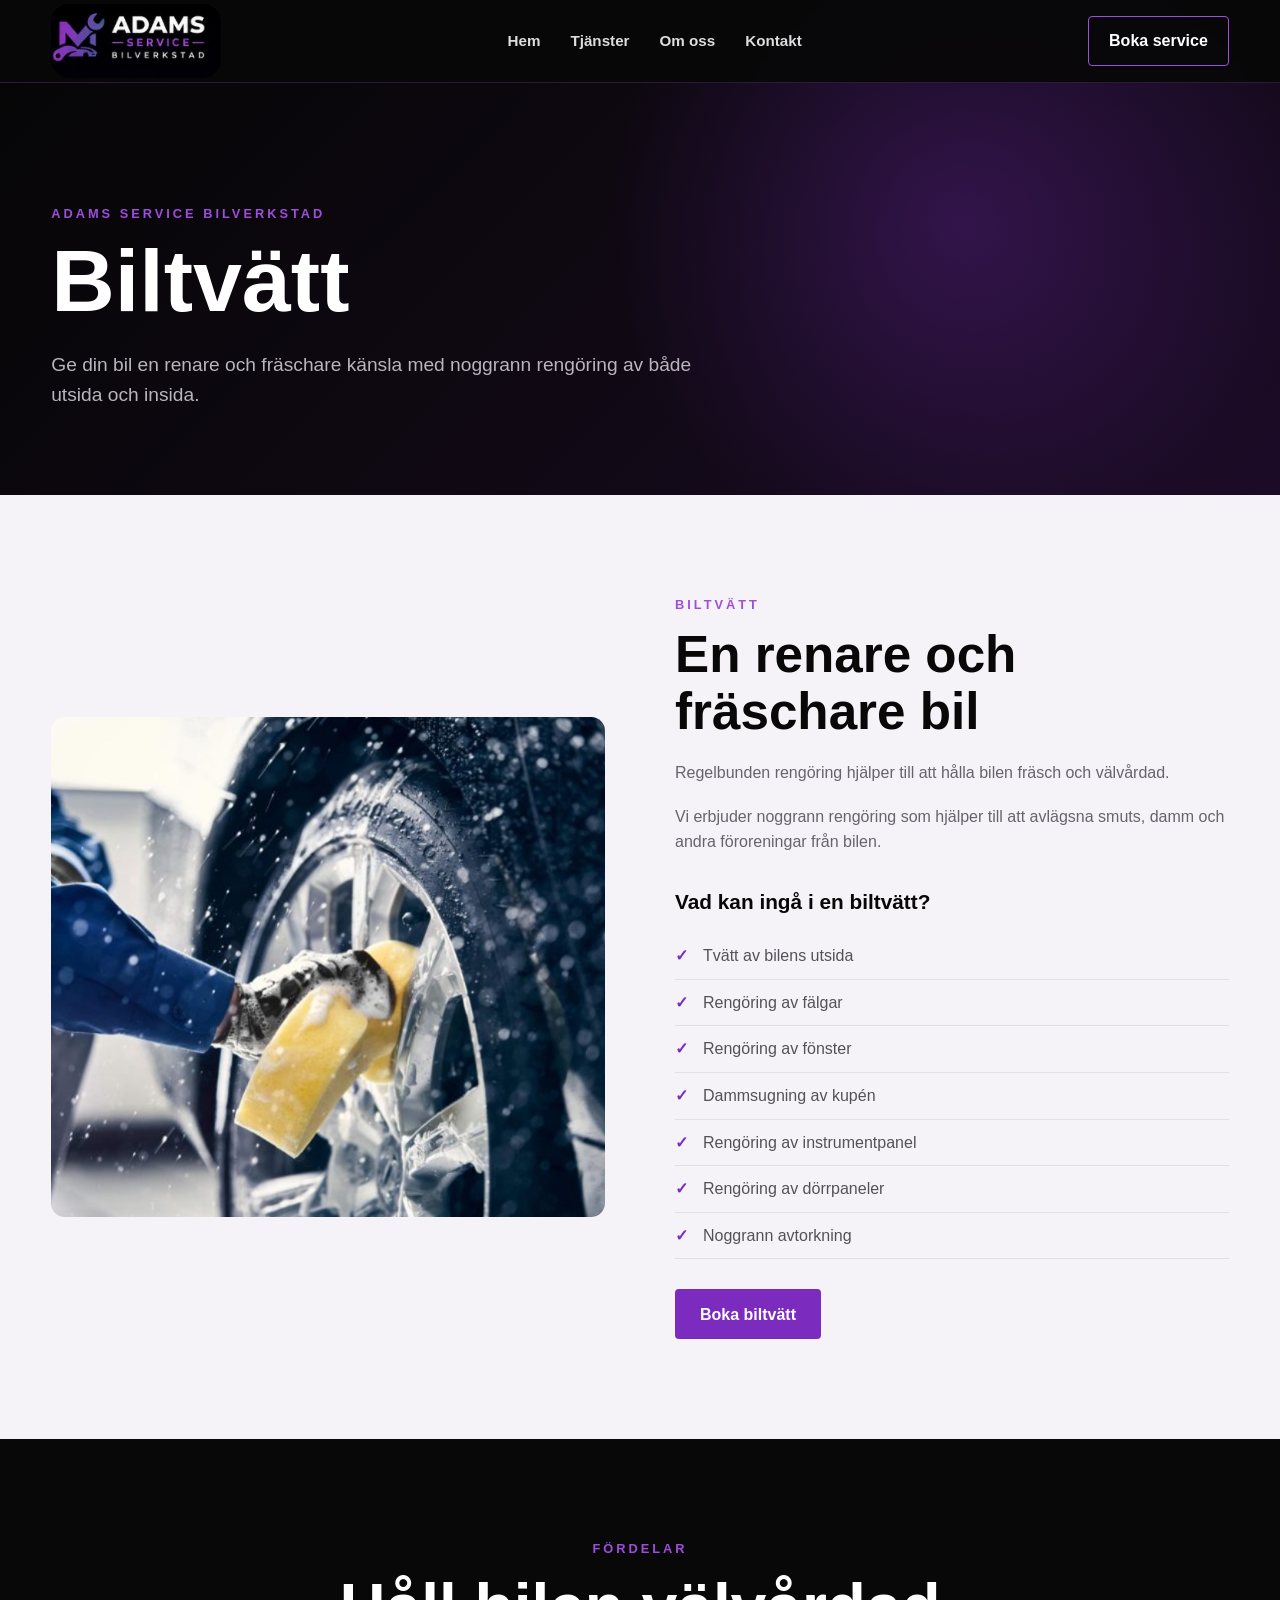
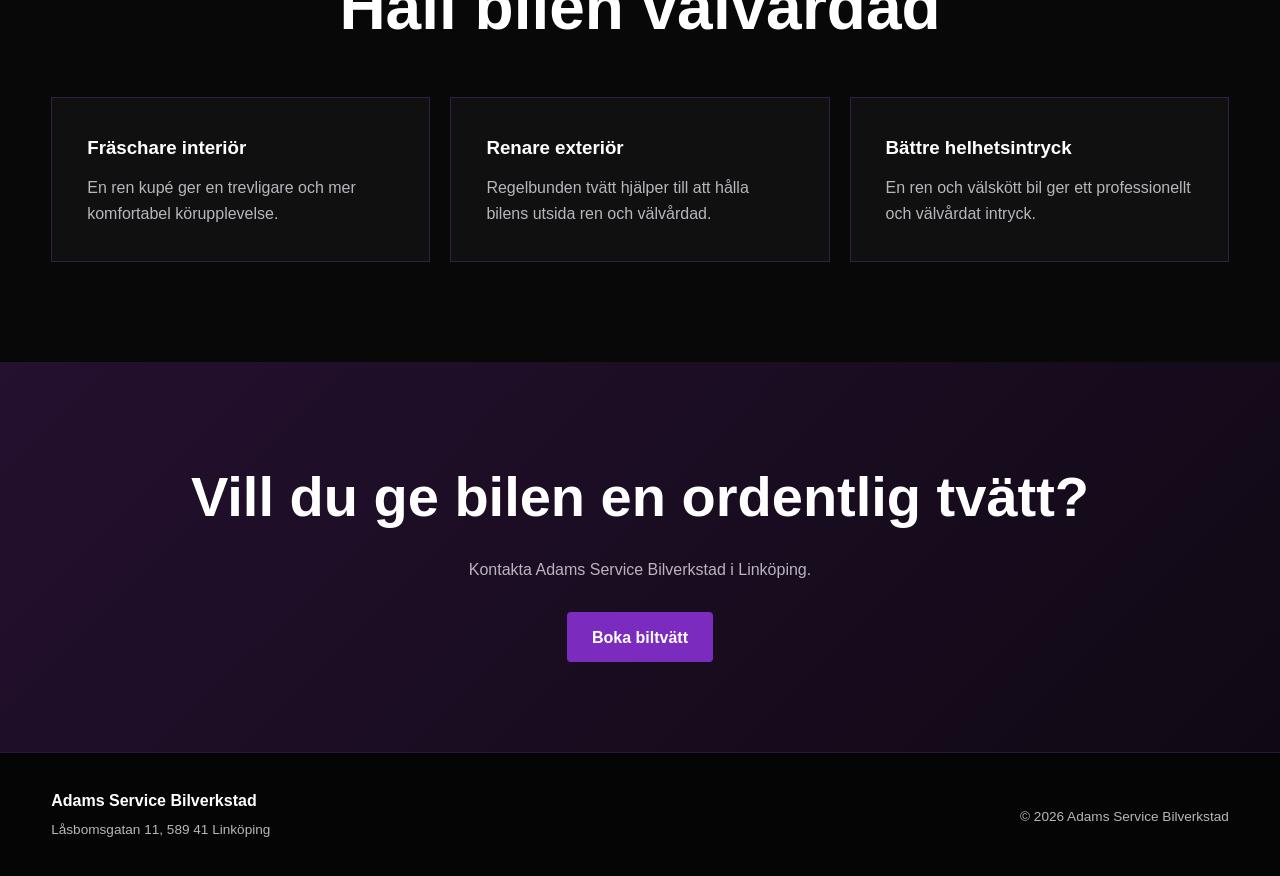
<file: services/biltvatt.html>
<!DOCTYPE html>
<html lang="sv">

<head>

    <meta charset="UTF-8">

    <meta name="viewport"
          content="width=device-width, initial-scale=1.0">

    <title>Biltvätt | Adams Service Bilverkstad</title>

    <meta name="description"
          content="Biltvätt hos Adams Service Bilverkstad i Linköping. Noggrann rengöring av bilens utsida och insida.">

    <link rel="stylesheet" href="../css/style.css">

</head>


<body>


    <!-- ================= HEADER ================= -->

    <header class="header">

        <div class="container nav-container">

            <a href="../index.html" class="logo">

                <img src="../images/adams-logo.png"
                     alt="Adams Service Bilverkstad"
                     class="logo-image">

            </a>


            <nav class="navigation">

                <a href="../index.html#home">
                    Hem
                </a>

                <a href="../index.html#services">
                    Tjänster
                </a>

                <a href="../index.html#about">
                    Om oss
                </a>

                <a href="../index.html#contact">
                    Kontakt
                </a>

            </nav>


          <a href="../booking.html?service=Biltvätt"
   class="call-button">

    Boka service

</a>

        </div>

    </header>



    <!-- ================= HERO ================= -->

    <main>

        <section class="service-page-hero">

            <div class="container">

                <p class="section-label">
                    ADAMS SERVICE BILVERKSTAD
                </p>

                <h1>
                    Biltvätt
                </h1>

                <p>
                    Ge din bil en renare och fräschare känsla
                    med noggrann rengöring av både utsida och insida.
                </p>

            </div>

        </section>



        <!-- ================= CONTENT ================= -->

        <section class="service-detail section">

            <div class="container">

                <div class="service-detail-grid">


                    <!-- IMAGE -->

                    <div class="service-detail-image">

                        <img src="../images/biltvatt.jpg"
                             alt="Biltvätt hos Adams Service Bilverkstad">

                    </div>



                    <!-- TEXT -->

                    <div class="service-detail-content">

                        <p class="section-label">
                            BILTVÄTT
                        </p>

                        <h2>
                            En renare och fräschare bil
                        </h2>

                        <p>
                            Regelbunden rengöring hjälper till att
                            hålla bilen fräsch och välvårdad.
                        </p>

                        <p>
                            Vi erbjuder noggrann rengöring som
                            hjälper till att avlägsna smuts,
                            damm och andra föroreningar från bilen.
                        </p>


                        <h3>
                            Vad kan ingå i en biltvätt?
                        </h3>


                        <ul class="service-list">

                            <li>
                                Tvätt av bilens utsida
                            </li>

                            <li>
                                Rengöring av fälgar
                            </li>

                            <li>
                                Rengöring av fönster
                            </li>

                            <li>
                                Dammsugning av kupén
                            </li>

                            <li>
                                Rengöring av instrumentpanel
                            </li>

                            <li>
                                Rengöring av dörrpaneler
                            </li>

                            <li>
                                Noggrann avtorkning
                            </li>

                        </ul>

<a href="../booking.html?service=Biltvätt"
   class="primary-button">

    Boka biltvätt

</a>

                    </div>

                </div>

            </div>

        </section>



        <!-- ================= BENEFITS ================= -->

        <section class="service-benefits section">

            <div class="container">

                <div class="section-heading">

                    <p class="section-label">
                        FÖRDELAR
                    </p>

                    <h2>
                        Håll bilen välvårdad
                    </h2>

                </div>


                <div class="benefits-grid">


                    <div class="benefit-card">

                        <h3>
                            Fräschare interiör
                        </h3>

                        <p>
                            En ren kupé ger en trevligare
                            och mer komfortabel körupplevelse.
                        </p>

                    </div>


                    <div class="benefit-card">

                        <h3>
                            Renare exteriör
                        </h3>

                        <p>
                            Regelbunden tvätt hjälper till att
                            hålla bilens utsida ren och välvårdad.
                        </p>

                    </div>


                    <div class="benefit-card">

                        <h3>
                            Bättre helhetsintryck
                        </h3>

                        <p>
                            En ren och välskött bil ger ett
                            professionellt och välvårdat intryck.
                        </p>

                    </div>


                </div>

            </div>

        </section>



        <!-- ================= CTA ================= -->

        <section class="service-cta">

            <div class="container">

                <h2>
                    Vill du ge bilen en ordentlig tvätt?
                </h2>

                <p>
                    Kontakta Adams Service Bilverkstad
                    i Linköping.
                </p>

                <a href="mailto:Adamsservice24@gmail.com"
                   class="primary-button">

                    Boka biltvätt

                </a>

            </div>

        </section>


    </main>



    <!-- ================= FOOTER ================= -->

    <footer class="footer">

        <div class="container footer-content">

            <div>

                <strong>
                    Adams Service Bilverkstad
                </strong>

                <p>
                    Låsbomsgatan 11, 589 41 Linköping
                </p>

            </div>


            <div>

                <p>
                    © 2026 Adams Service Bilverkstad
                </p>

            </div>

        </div>

    </footer>


</body>

</html>
</file>
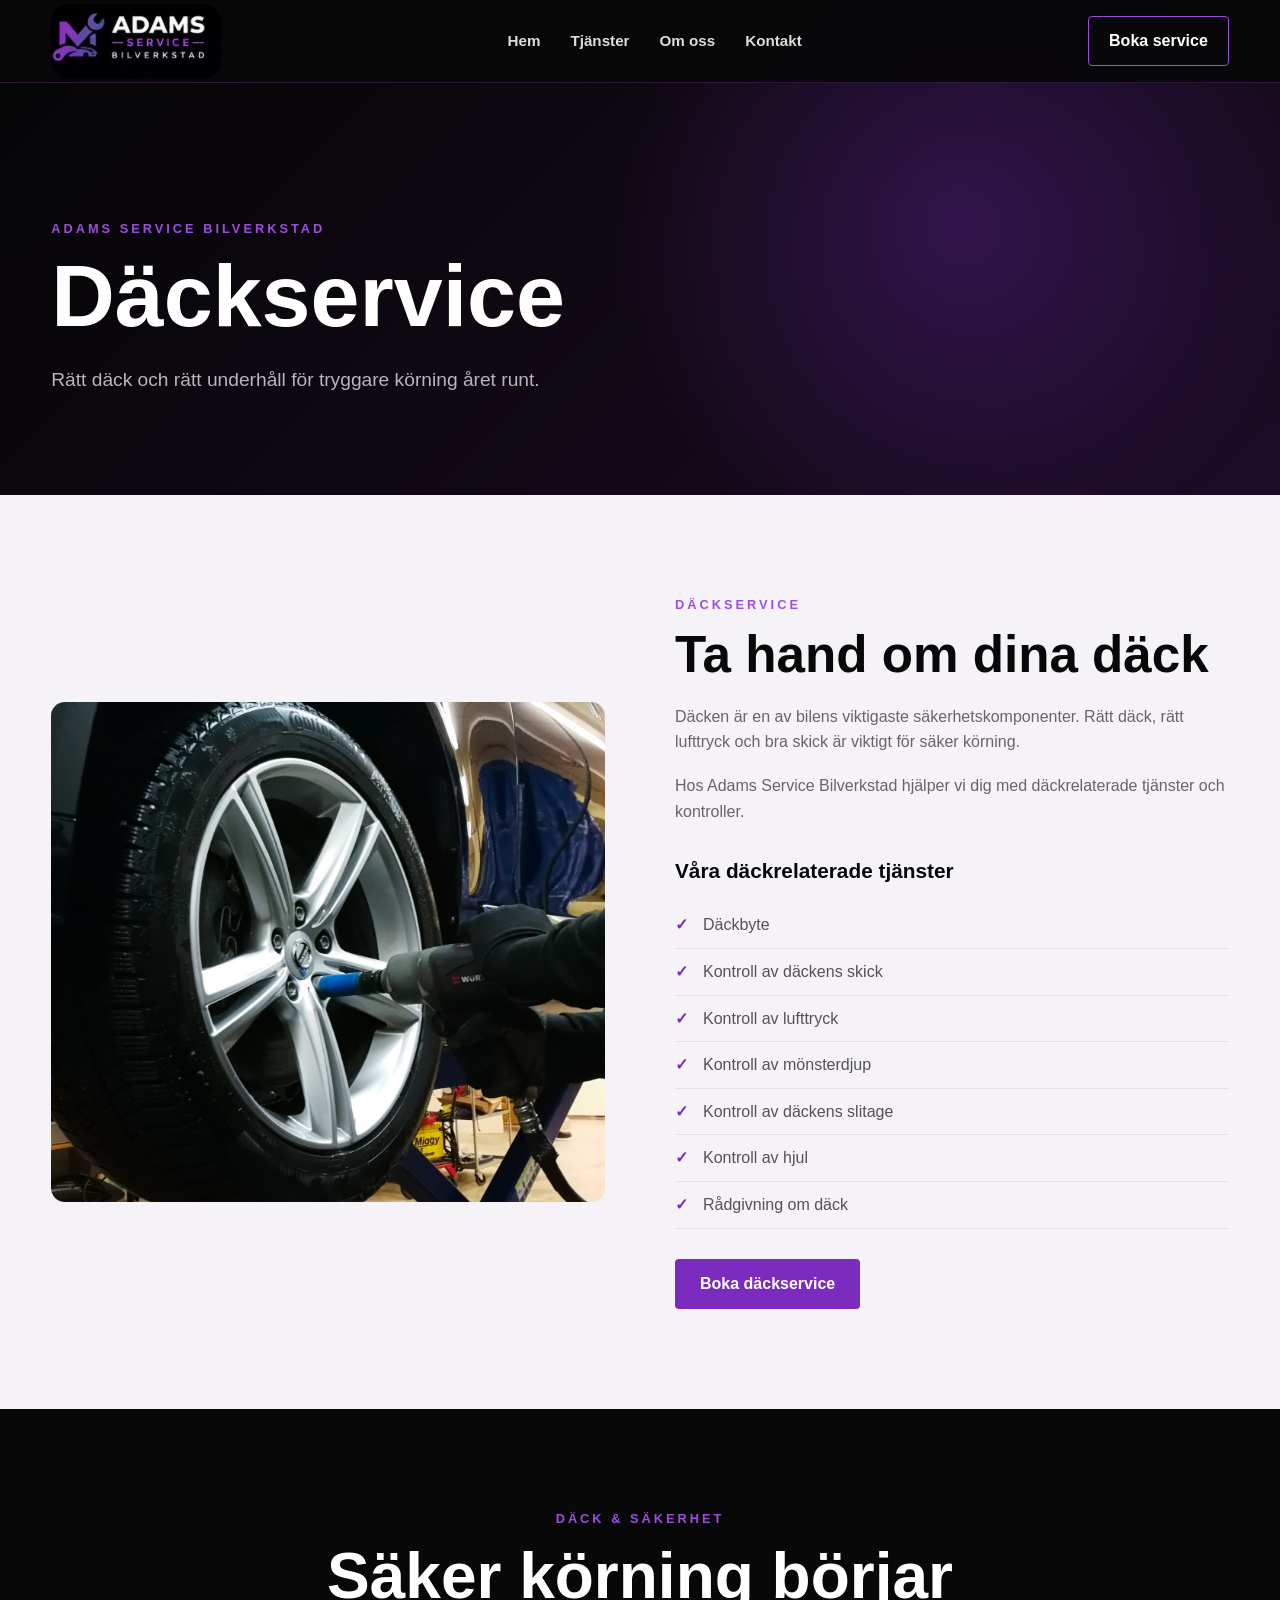
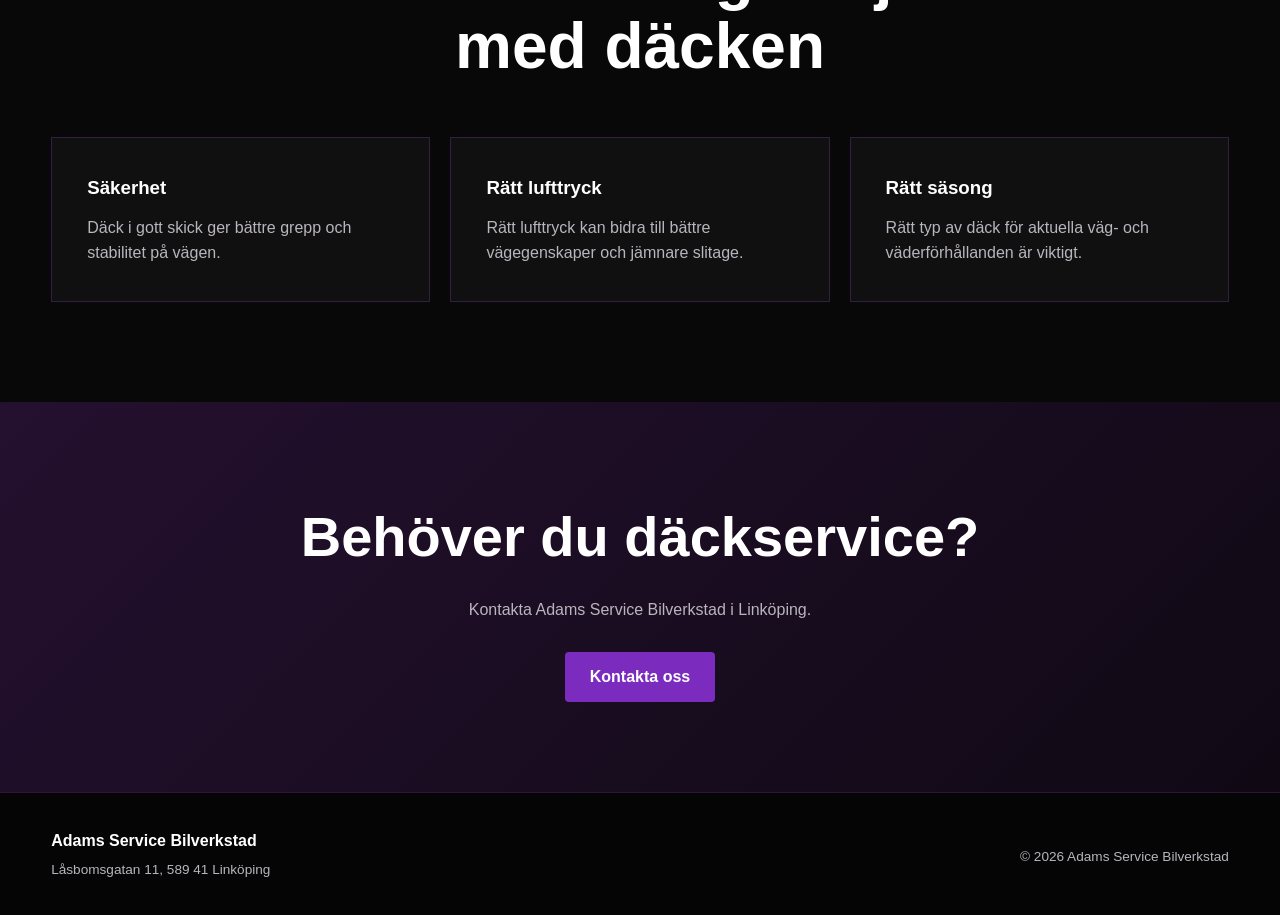
<file: services/dackservice.html>
<!DOCTYPE html>
<html lang="sv">

<head>

    <meta charset="UTF-8">

    <meta name="viewport"
          content="width=device-width, initial-scale=1.0">

    <title>Däckservice | Adams Service Bilverkstad</title>

    <meta name="description"
          content="Däckservice hos Adams Service Bilverkstad i Linköping. Däckbyte, kontroll och service för dina däck.">

    <link rel="stylesheet" href="../css/style.css">

</head>


<body>


    <!-- ================= HEADER ================= -->

    <header class="header">

        <div class="container nav-container">

            <a href="../index.html" class="logo">

                <img src="../images/adams-logo.png"
                     alt="Adams Service Bilverkstad"
                     class="logo-image">

            </a>


            <nav class="navigation">

                <a href="../index.html#home">
                    Hem
                </a>

                <a href="../index.html#services">
                    Tjänster
                </a>

                <a href="../index.html#about">
                    Om oss
                </a>

                <a href="../index.html#contact">
                    Kontakt
                </a>

            </nav>


           <a href="../booking.html?service=Däckservice"
   class="call-button">

    Boka service

</a>

        </div>

    </header>



    <!-- ================= HERO ================= -->

    <main>

        <section class="service-page-hero">

            <div class="container">

                <p class="section-label">
                    ADAMS SERVICE BILVERKSTAD
                </p>

                <h1>
                    Däckservice
                </h1>

                <p>
                    Rätt däck och rätt underhåll för
                    tryggare körning året runt.
                </p>

            </div>

        </section>



        <!-- ================= CONTENT ================= -->

        <section class="service-detail section">

            <div class="container">

                <div class="service-detail-grid">


                    <!-- IMAGE -->

                    <div class="service-detail-image">

                        <img src="../images/dackservice.jpg"
                             alt="Däckservice hos Adams Service Bilverkstad">

                    </div>



                    <!-- TEXT -->

                    <div class="service-detail-content">

                        <p class="section-label">
                            DÄCKSERVICE
                        </p>

                        <h2>
                            Ta hand om dina däck
                        </h2>

                        <p>
                            Däcken är en av bilens viktigaste
                            säkerhetskomponenter. Rätt däck,
                            rätt lufttryck och bra skick är
                            viktigt för säker körning.
                        </p>

                        <p>
                            Hos Adams Service Bilverkstad hjälper
                            vi dig med däckrelaterade tjänster
                            och kontroller.
                        </p>


                        <h3>
                            Våra däckrelaterade tjänster
                        </h3>


                        <ul class="service-list">

                            <li>
                                Däckbyte
                            </li>

                            <li>
                                Kontroll av däckens skick
                            </li>

                            <li>
                                Kontroll av lufttryck
                            </li>

                            <li>
                                Kontroll av mönsterdjup
                            </li>

                            <li>
                                Kontroll av däckens slitage
                            </li>

                            <li>
                                Kontroll av hjul
                            </li>

                            <li>
                                Rådgivning om däck
                            </li>

                        </ul>


                       <a href="../booking.html?service=Däckservice"
   class="primary-button">

    Boka däckservice

</a>

                    </div>

                </div>

            </div>

        </section>



        <!-- ================= BENEFITS ================= -->

        <section class="service-benefits section">

            <div class="container">

                <div class="section-heading">

                    <p class="section-label">
                        DÄCK & SÄKERHET
                    </p>

                    <h2>
                        Säker körning börjar med däcken
                    </h2>

                </div>


                <div class="benefits-grid">


                    <div class="benefit-card">

                        <h3>
                            Säkerhet
                        </h3>

                        <p>
                            Däck i gott skick ger bättre
                            grepp och stabilitet på vägen.
                        </p>

                    </div>


                    <div class="benefit-card">

                        <h3>
                            Rätt lufttryck
                        </h3>

                        <p>
                            Rätt lufttryck kan bidra till
                            bättre vägegenskaper och jämnare slitage.
                        </p>

                    </div>


                    <div class="benefit-card">

                        <h3>
                            Rätt säsong
                        </h3>

                        <p>
                            Rätt typ av däck för aktuella
                            väg- och väderförhållanden är viktigt.
                        </p>

                    </div>


                </div>

            </div>

        </section>



        <!-- ================= CTA ================= -->

        <section class="service-cta">

            <div class="container">

                <h2>
                    Behöver du däckservice?
                </h2>

                <p>
                    Kontakta Adams Service Bilverkstad
                    i Linköping.
                </p>

                <a href="mailto:Adamsservice24@gmail.com"
                   class="primary-button">

                    Kontakta oss

                </a>

            </div>

        </section>


    </main>



    <!-- ================= FOOTER ================= -->

    <footer class="footer">

        <div class="container footer-content">

            <div>

                <strong>
                    Adams Service Bilverkstad
                </strong>

                <p>
                    Låsbomsgatan 11, 589 41 Linköping
                </p>

            </div>


            <div>

                <p>
                    © 2026 Adams Service Bilverkstad
                </p>

            </div>

        </div>

    </footer>


</body>

</html>
</file>
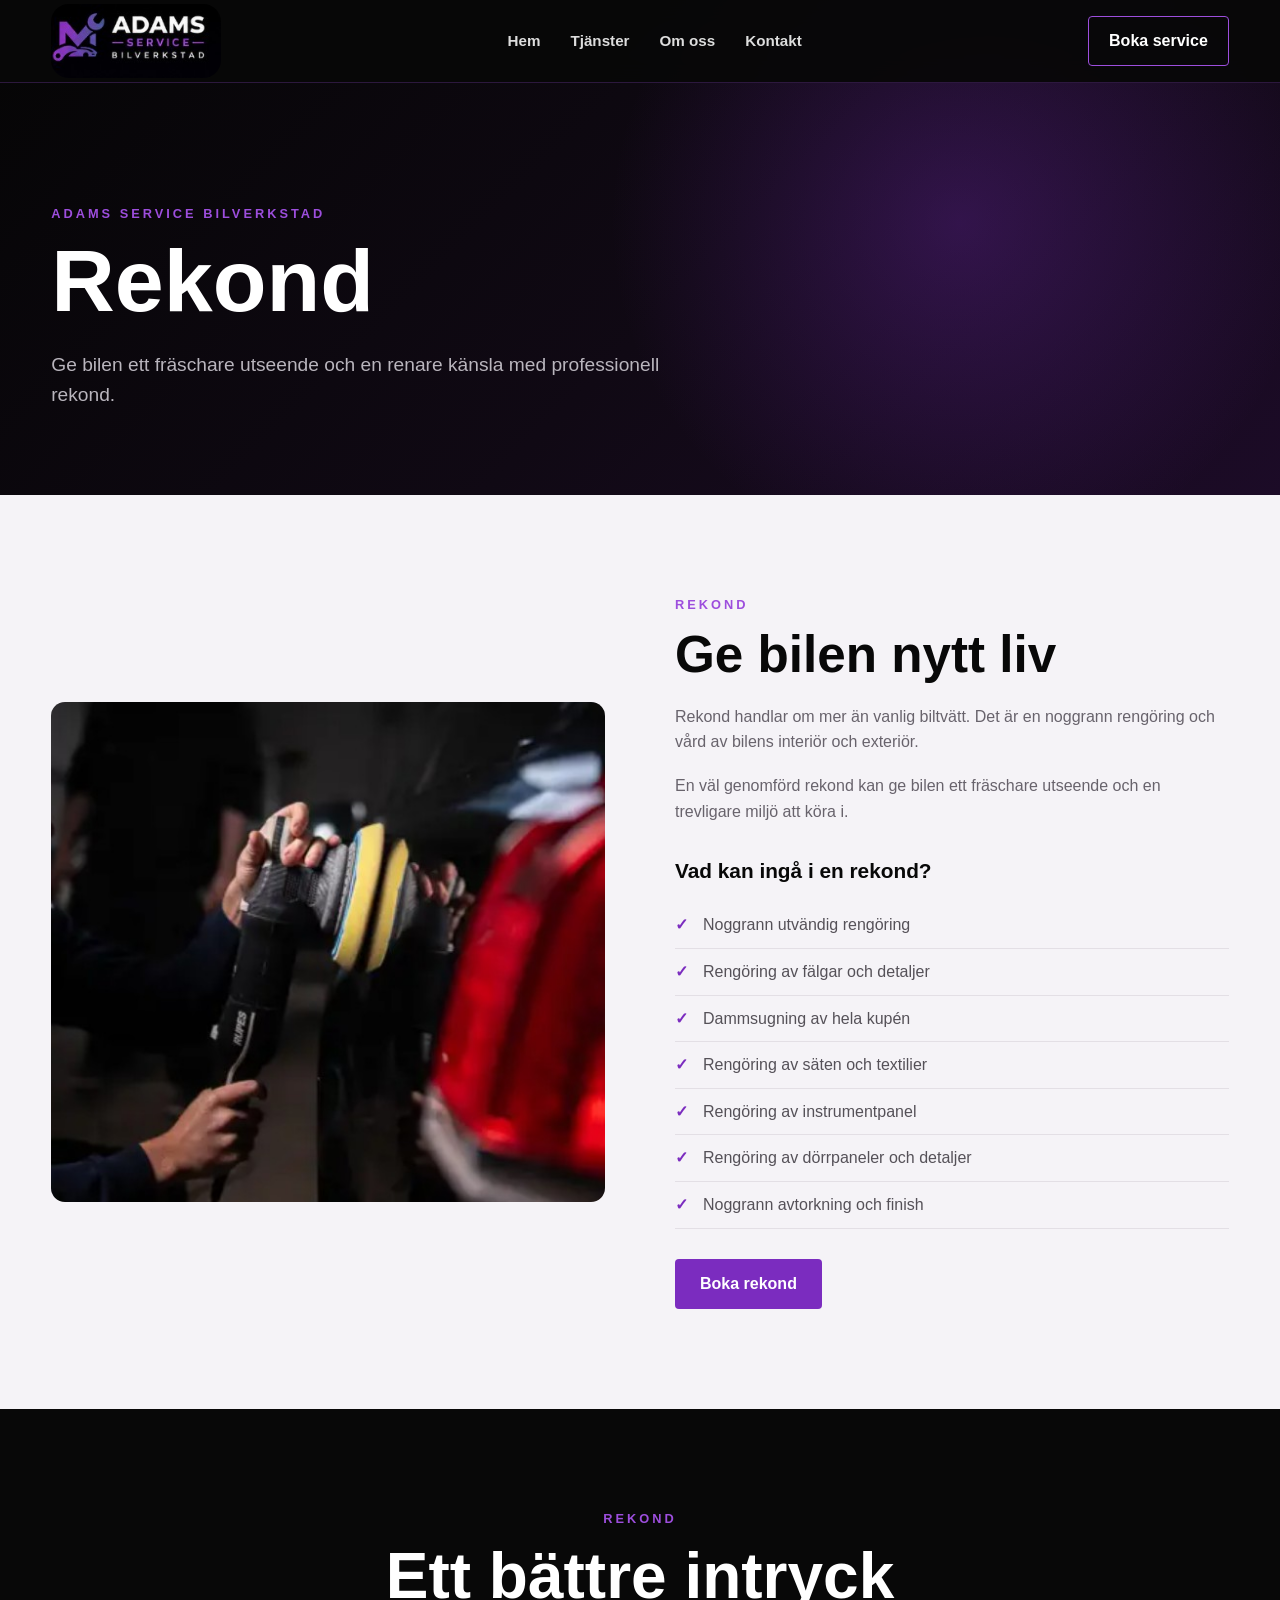
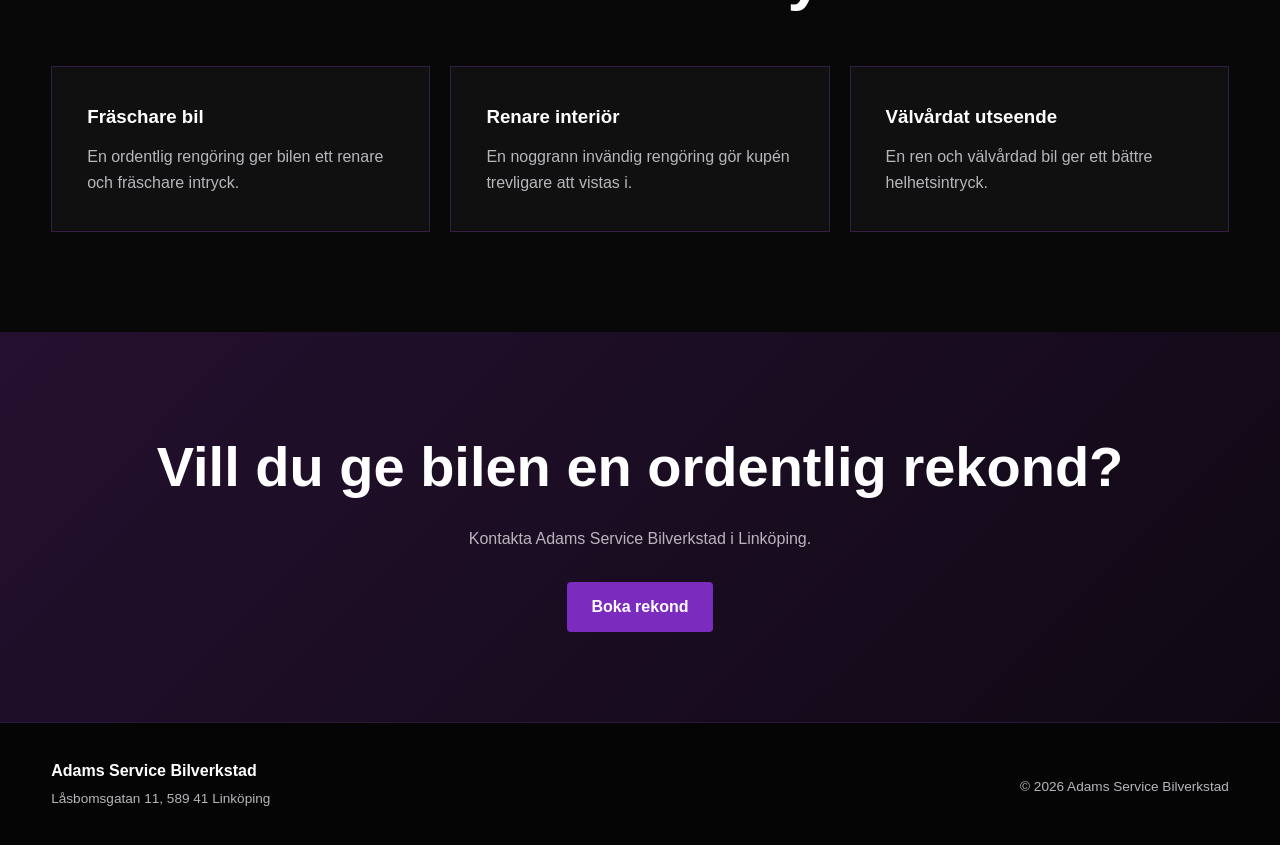
<file: services/rekond.html>
<!DOCTYPE html>
<html lang="sv">

<head>

    <meta charset="UTF-8">

    <meta name="viewport"
          content="width=device-width, initial-scale=1.0">

    <title>Rekond | Adams Service Bilverkstad</title>

    <meta name="description"
          content="Rekond hos Adams Service Bilverkstad i Linköping. Professionell rengöring och vård av bilens interiör och exteriör.">

    <link rel="stylesheet" href="../css/style.css">

</head>


<body>


    <!-- ================= HEADER ================= -->

    <header class="header">

        <div class="container nav-container">

            <a href="../index.html" class="logo">

                <img src="../images/adams-logo.png"
                     alt="Adams Service Bilverkstad"
                     class="logo-image">

            </a>


            <nav class="navigation">

                <a href="../index.html#home">
                    Hem
                </a>

                <a href="../index.html#services">
                    Tjänster
                </a>

                <a href="../index.html#about">
                    Om oss
                </a>

                <a href="../index.html#contact">
                    Kontakt
                </a>

            </nav>


           <a href="../booking.html?service=Rekond"
   class="call-button">

    Boka service

</a>

        </div>

    </header>



    <!-- ================= HERO ================= -->

    <main>

        <section class="service-page-hero">

            <div class="container">

                <p class="section-label">
                    ADAMS SERVICE BILVERKSTAD
                </p>

                <h1>
                    Rekond
                </h1>

                <p>
                    Ge bilen ett fräschare utseende och
                    en renare känsla med professionell rekond.
                </p>

            </div>

        </section>



        <!-- ================= CONTENT ================= -->

        <section class="service-detail section">

            <div class="container">

                <div class="service-detail-grid">


                    <!-- IMAGE -->

                    <div class="service-detail-image">

                        <img src="../images/rekond.jpg"
                             alt="Rekond hos Adams Service Bilverkstad">

                    </div>



                    <!-- TEXT -->

                    <div class="service-detail-content">

                        <p class="section-label">
                            REKOND
                        </p>

                        <h2>
                            Ge bilen nytt liv
                        </h2>

                        <p>
                            Rekond handlar om mer än vanlig
                            biltvätt. Det är en noggrann rengöring
                            och vård av bilens interiör och exteriör.
                        </p>

                        <p>
                            En väl genomförd rekond kan ge bilen
                            ett fräschare utseende och en trevligare
                            miljö att köra i.
                        </p>


                        <h3>
                            Vad kan ingå i en rekond?
                        </h3>


                        <ul class="service-list">

                            <li>
                                Noggrann utvändig rengöring
                            </li>

                            <li>
                                Rengöring av fälgar och detaljer
                            </li>

                            <li>
                                Dammsugning av hela kupén
                            </li>

                            <li>
                                Rengöring av säten och textilier
                            </li>

                            <li>
                                Rengöring av instrumentpanel
                            </li>

                            <li>
                                Rengöring av dörrpaneler och detaljer
                            </li>

                            <li>
                                Noggrann avtorkning och finish
                            </li>

                        </ul>


                      <a href="../booking.html?service=Rekond"
   class="primary-button">

    Boka rekond

</a>

                    </div>

                </div>

            </div>

        </section>



        <!-- ================= BENEFITS ================= -->

        <section class="service-benefits section">

            <div class="container">

                <div class="section-heading">

                    <p class="section-label">
                        REKOND
                    </p>

                    <h2>
                        Ett bättre intryck
                    </h2>

                </div>


                <div class="benefits-grid">


                    <div class="benefit-card">

                        <h3>
                            Fräschare bil
                        </h3>

                        <p>
                            En ordentlig rengöring ger bilen
                            ett renare och fräschare intryck.
                        </p>

                    </div>


                    <div class="benefit-card">

                        <h3>
                            Renare interiör
                        </h3>

                        <p>
                            En noggrann invändig rengöring
                            gör kupén trevligare att vistas i.
                        </p>

                    </div>


                    <div class="benefit-card">

                        <h3>
                            Välvårdat utseende
                        </h3>

                        <p>
                            En ren och välvårdad bil ger
                            ett bättre helhetsintryck.
                        </p>

                    </div>


                </div>

            </div>

        </section>



        <!-- ================= CTA ================= -->

        <section class="service-cta">

            <div class="container">

                <h2>
                    Vill du ge bilen en ordentlig rekond?
                </h2>

                <p>
                    Kontakta Adams Service Bilverkstad
                    i Linköping.
                </p>

                <a href="mailto:Adamsservice24@gmail.com"
                   class="primary-button">

                    Boka rekond

                </a>

            </div>

        </section>


    </main>



    <!-- ================= FOOTER ================= -->

    <footer class="footer">

        <div class="container footer-content">

            <div>

                <strong>
                    Adams Service Bilverkstad
                </strong>

                <p>
                    Låsbomsgatan 11, 589 41 Linköping
                </p>

            </div>


            <div>

                <p>
                    © 2026 Adams Service Bilverkstad
                </p>

            </div>

        </div>

    </footer>


</body>

</html>
</file>
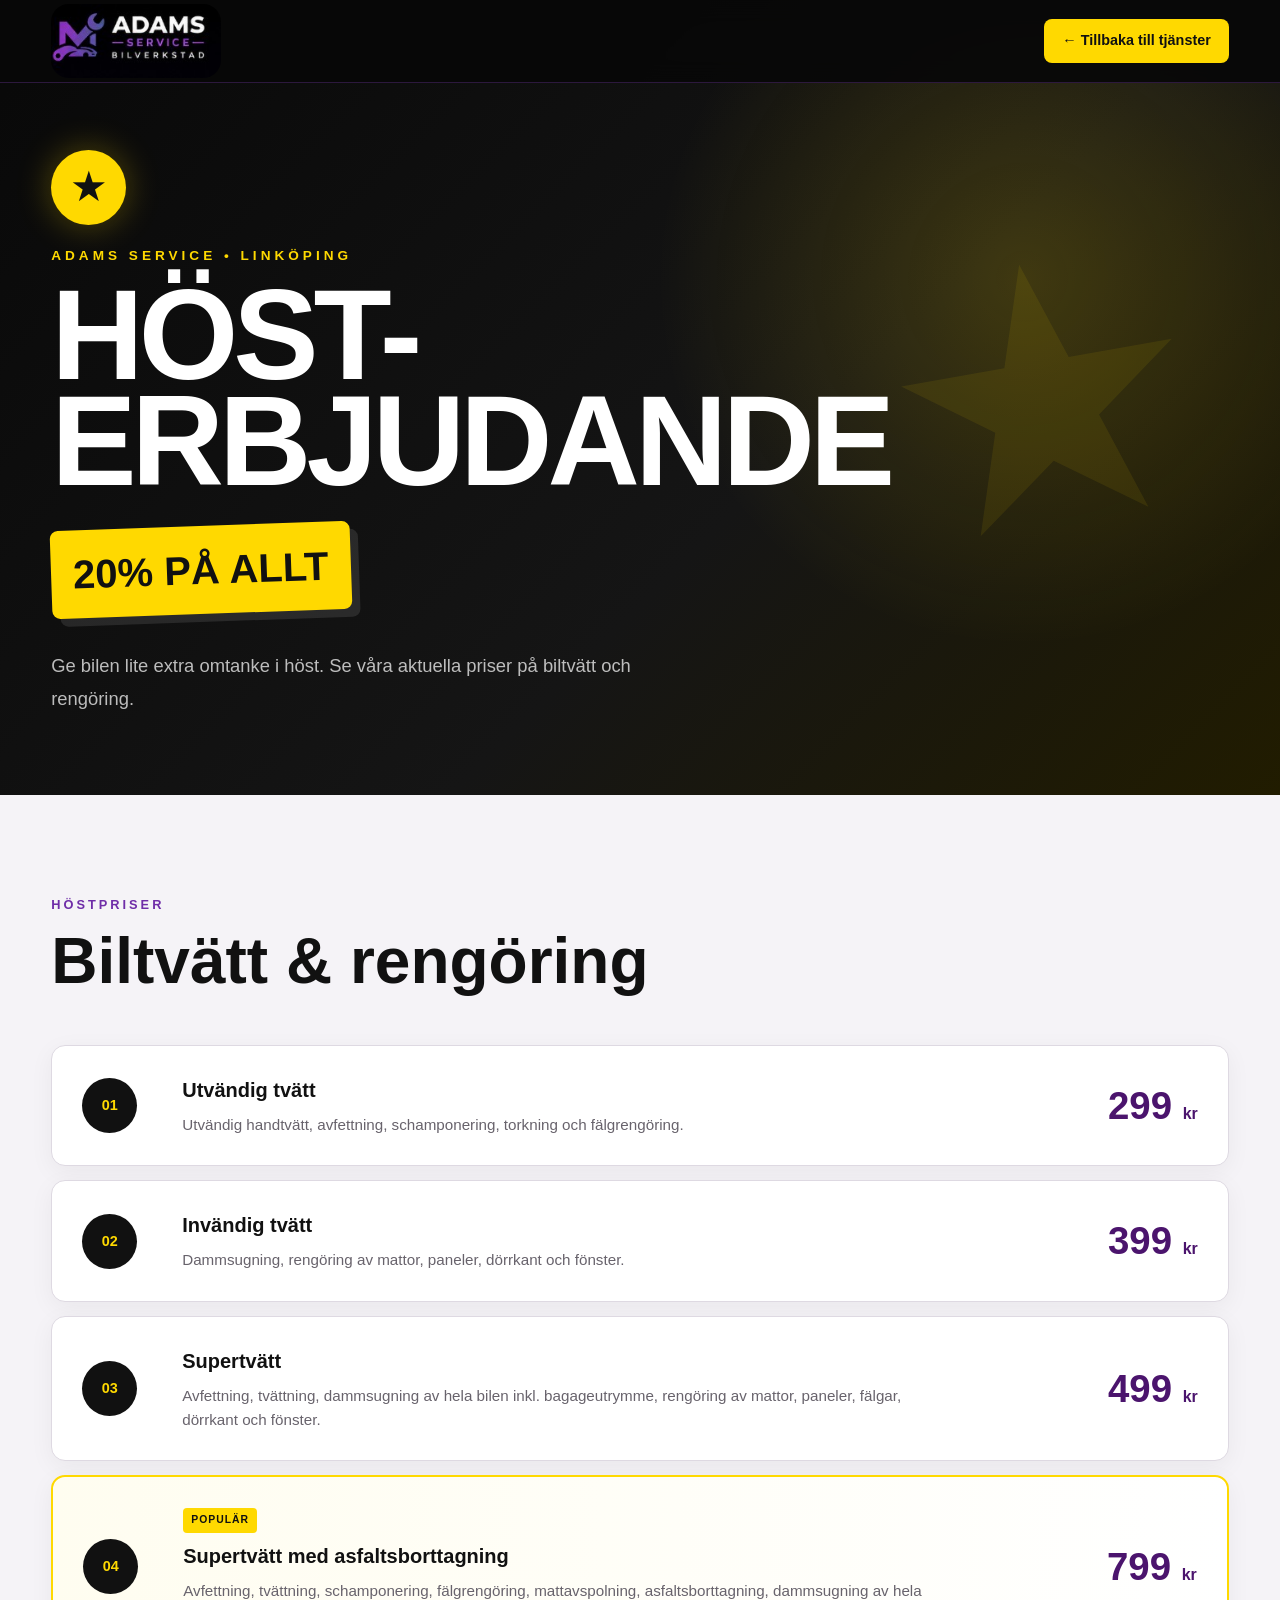
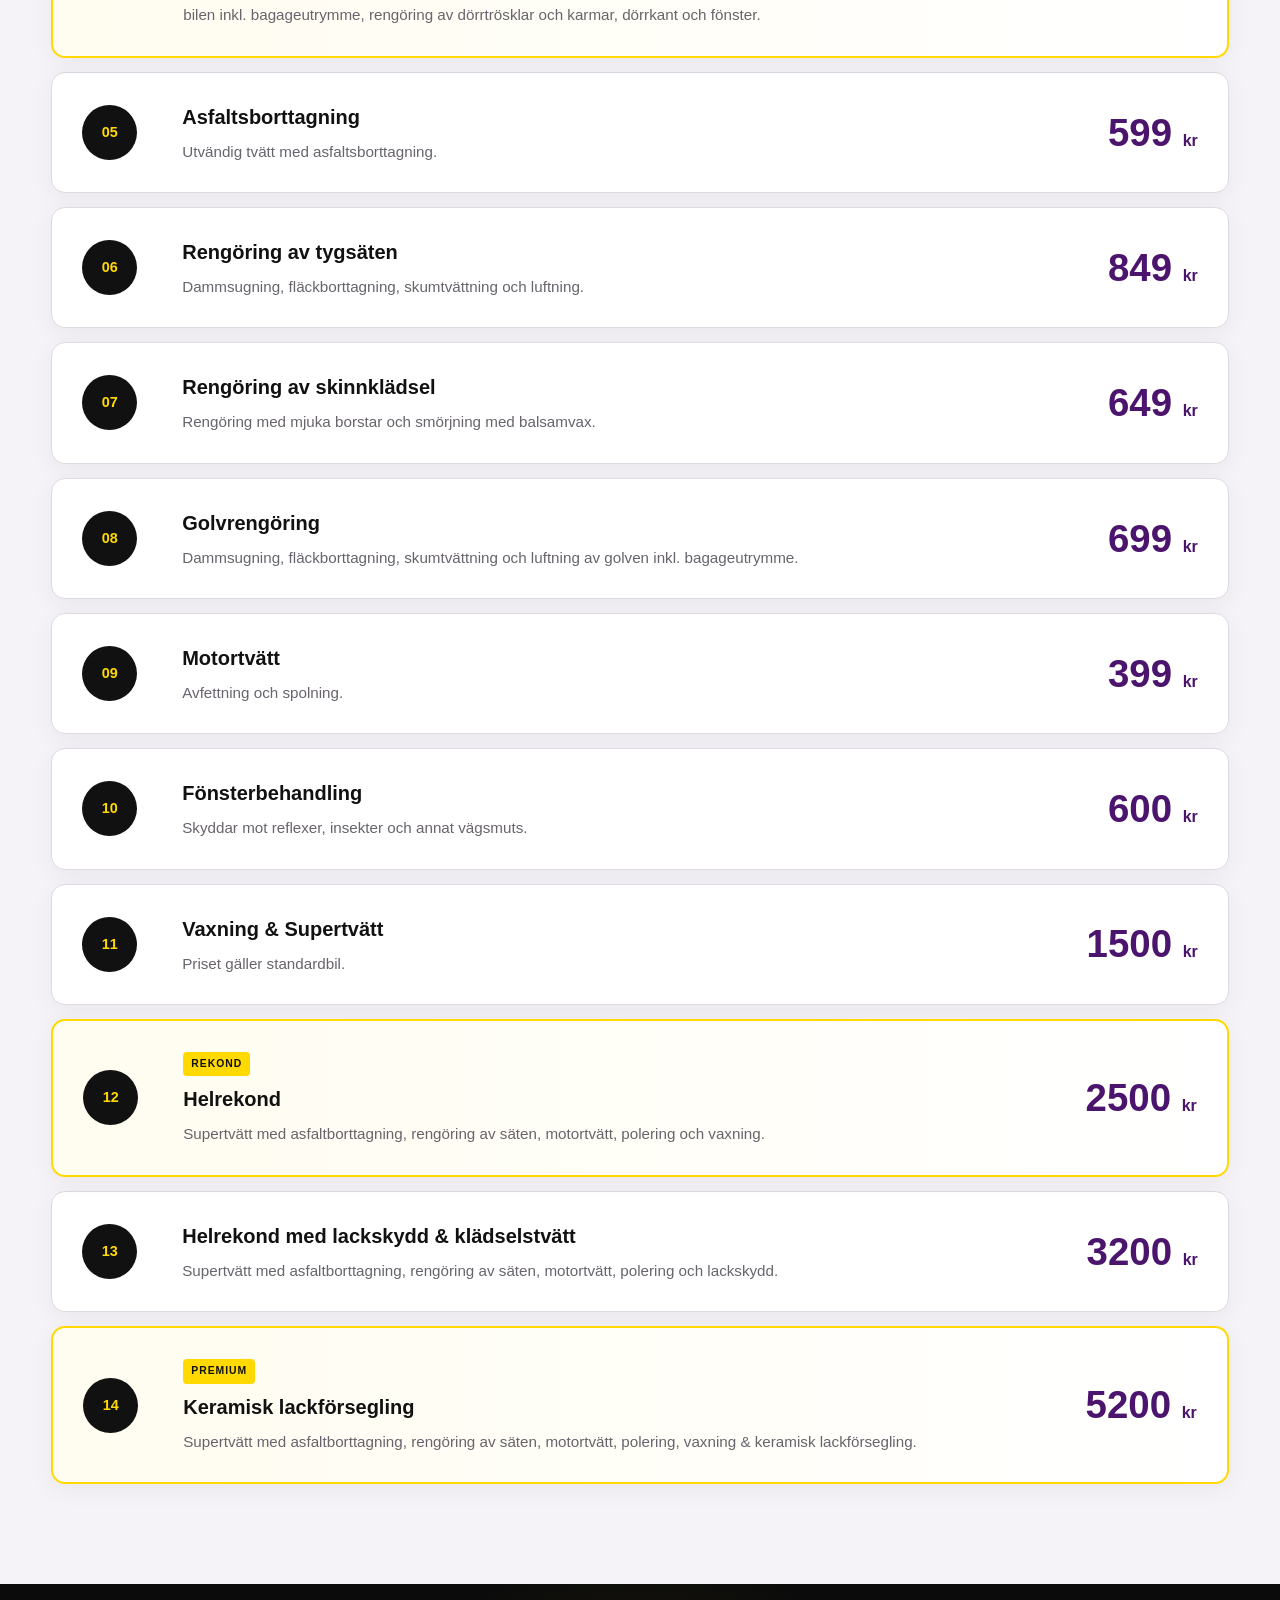
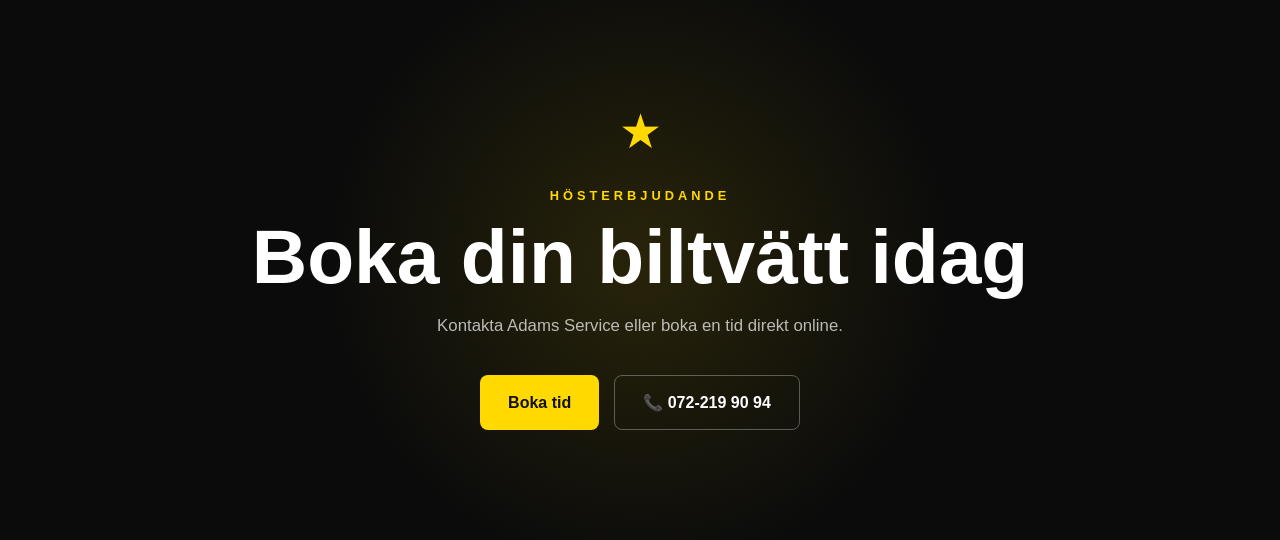
<file: services/sommarerbjudande.html>
<!DOCTYPE html>
<html lang="sv">

<head>

    <meta charset="UTF-8">

    <meta name="viewport"
          content="width=device-width, initial-scale=1.0">

    <title>Sommarerbjudande Biltvätt | Adams Service</title>

    <meta name="description"
          content="Sommarerbjudande på biltvätt hos Adams Service Bilverkstad i Linköping. 20% rabatt på våra tvättjänster.">

    <link rel="stylesheet" href="../css/style.css">

</head>


<body class="summer-offer-page">


<!-- ==========================================
     HEADER
========================================== -->

<header class="header">

    <div class="container nav-container">

        <a href="../index.html" class="logo">

            <img src="../images/adams-logo.png"
                 alt="Adams Service Bilverkstad"
                 class="logo-image">

        </a>

        <a href="../index.html#services"
           class="summer-back-link">

            ← Tillbaka till tjänster

        </a>

    </div>

</header>



<main>


<!-- ==========================================
     HERO
========================================== -->

<section class="summer-offer-hero">

    <div class="container">

        <div class="summer-hero-content">

            <span class="summer-hero-star">
                ★
            </span>

            <p class="summer-kicker">
                ADAMS SERVICE • LINKÖPING
            </p>

            <h1>
                HÖST-<br>
                ERBJUDANDE
            </h1>

            <div class="summer-discount">
                20% PÅ ALLT
            </div>

            <p class="summer-intro">
                Ge bilen lite extra omtanke i höst.
                Se våra aktuella priser på biltvätt och rengöring.
            </p>

        </div>

    </div>

</section>



<!-- ==========================================
     PRICES
========================================== -->

<section class="summer-prices-section">

    <div class="container">

        <div class="summer-prices-heading">

            <p class="section-label">
                HÖSTPRISER
            </p>

            <h2>
                Biltvätt & rengöring
            </h2>

        </div>


        <div class="summer-price-list">


            <!-- 1 -->

            <article class="summer-price-item">

                <div class="summer-price-number">
                    01
                </div>

                <div class="summer-price-content">

                    <h3>
                        Utvändig tvätt
                    </h3>

                    <p>
                        Utvändig handtvätt, avfettning,
                        schamponering, torkning och
                        fälgrengöring.
                    </p>

                </div>

                <div class="summer-price">
                    299 <span>kr</span>
                </div>

            </article>



            <!-- 2 -->

            <article class="summer-price-item">

                <div class="summer-price-number">
                    02
                </div>

                <div class="summer-price-content">

                    <h3>
                        Invändig tvätt
                    </h3>

                    <p>
                        Dammsugning, rengöring av mattor,
                        paneler, dörrkant och fönster.
                    </p>

                </div>

                <div class="summer-price">
                    399 <span>kr</span>
                </div>

            </article>



            <!-- 3 -->

            <article class="summer-price-item">

                <div class="summer-price-number">
                    03
                </div>

                <div class="summer-price-content">

                    <h3>
                        Supertvätt
                    </h3>

                    <p>
                        Avfettning, tvättning, dammsugning av
                        hela bilen inkl. bagageutrymme,
                        rengöring av mattor, paneler,
                        fälgar, dörrkant och fönster.
                    </p>

                </div>

                <div class="summer-price">
                    499 <span>kr</span>
                </div>

            </article>



            <!-- 4 -->

            <article class="summer-price-item featured-price">

                <div class="summer-price-number">
                    04
                </div>

                <div class="summer-price-content">

                    <span class="popular-label">
                        POPULÄR
                    </span>

                    <h3>
                        Supertvätt med asfaltsborttagning
                    </h3>

                    <p>
                        Avfettning, tvättning, schamponering,
                        fälgrengöring, mattavspolning,
                        asfaltsborttagning, dammsugning av hela
                        bilen inkl. bagageutrymme, rengöring av
                        dörrtrösklar och karmar, dörrkant
                        och fönster.
                    </p>

                </div>

                <div class="summer-price">
                    799 <span>kr</span>
                </div>

            </article>



            <!-- 5 -->

            <article class="summer-price-item">

                <div class="summer-price-number">
                    05
                </div>

                <div class="summer-price-content">

                    <h3>
                        Asfaltsborttagning
                    </h3>

                    <p>
                        Utvändig tvätt med asfaltsborttagning.
                    </p>

                </div>

                <div class="summer-price">
                    599 <span>kr</span>
                </div>

            </article>



            <!-- 6 -->

            <article class="summer-price-item">

                <div class="summer-price-number">
                    06
                </div>

                <div class="summer-price-content">

                    <h3>
                        Rengöring av tygsäten
                    </h3>

                    <p>
                        Dammsugning, fläckborttagning,
                        skumtvättning och luftning.
                    </p>

                </div>

                <div class="summer-price">
                    849 <span>kr</span>
                </div>

            </article>



            <!-- 7 -->

            <article class="summer-price-item">

                <div class="summer-price-number">
                    07
                </div>

                <div class="summer-price-content">

                    <h3>
                        Rengöring av skinnklädsel
                    </h3>

                    <p>
                        Rengöring med mjuka borstar och
                        smörjning med balsamvax.
                    </p>

                </div>

                <div class="summer-price">
                    649 <span>kr</span>
                </div>

            </article>



            <!-- 8 -->

            <article class="summer-price-item">

                <div class="summer-price-number">
                    08
                </div>

                <div class="summer-price-content">

                    <h3>
                        Golvrengöring
                    </h3>

                    <p>
                        Dammsugning, fläckborttagning,
                        skumtvättning och luftning av golven
                        inkl. bagageutrymme.
                    </p>

                </div>

                <div class="summer-price">
                    699 <span>kr</span>
                </div>

            </article>



            <!-- 9 -->

            <article class="summer-price-item">

                <div class="summer-price-number">
                    09
                </div>

                <div class="summer-price-content">

                    <h3>
                        Motortvätt
                    </h3>

                    <p>
                        Avfettning och spolning.
                    </p>

                </div>

                <div class="summer-price">
                    399 <span>kr</span>
                </div>

            </article>
<!-- 10 -->

<article class="summer-price-item">

    <div class="summer-price-number">
        10
    </div>

    <div class="summer-price-content">

        <h3>
            Fönsterbehandling
        </h3>

        <p>
            Skyddar mot reflexer, insekter och annat vägsmuts.
        </p>

    </div>

    <div class="summer-price">
        600 <span>kr</span>
    </div>

</article>


<!-- 11 -->

<article class="summer-price-item">

    <div class="summer-price-number">
        11
    </div>

    <div class="summer-price-content">

        <h3>
            Vaxning & Supertvätt
        </h3>

        <p>
            Priset gäller standardbil.
        </p>

    </div>

    <div class="summer-price">
        1500 <span>kr</span>
    </div>

</article>


<!-- 12 -->

<article class="summer-price-item featured-price">

    <div class="summer-price-number">
        12
    </div>

    <div class="summer-price-content">

        <span class="popular-label">
            REKOND
        </span>

        <h3>
            Helrekond
        </h3>

        <p>
            Supertvätt med asfaltborttagning,
            rengöring av säten, motortvätt,
            polering och vaxning.
        </p>

    </div>

    <div class="summer-price">
        2500 <span>kr</span>
    </div>

</article>


<!-- 13 -->

<article class="summer-price-item">

    <div class="summer-price-number">
        13
    </div>

    <div class="summer-price-content">

        <h3>
            Helrekond med lackskydd & klädselstvätt
        </h3>

        <p>
            Supertvätt med asfaltborttagning,
            rengöring av säten, motortvätt,
            polering och lackskydd.
        </p>

    </div>

    <div class="summer-price">
        3200 <span>kr</span>
    </div>

</article>


<!-- 14 -->

<article class="summer-price-item featured-price">

    <div class="summer-price-number">
        14
    </div>

    <div class="summer-price-content">

        <span class="popular-label">
            PREMIUM
        </span>

        <h3>
            Keramisk lackförsegling
        </h3>

        <p>
            Supertvätt med asfaltborttagning,
            rengöring av säten, motortvätt,
            polering, vaxning & keramisk lackförsegling.
        </p>

    </div>

    <div class="summer-price">
        5200 <span>kr</span>
    </div>

</article>

        </div>

    </div>

</section>



<!-- ==========================================
     CTA
========================================== -->

<section class="summer-offer-cta">

    <div class="container">

        <span class="cta-star">
            ★
        </span>

        <p>
            HÖSTERBJUDANDE
        </p>

        <h2>
            Boka din biltvätt idag
        </h2>

        <p class="summer-cta-text">
            Kontakta Adams Service eller boka en tid direkt online.
        </p>

        <div class="summer-cta-buttons">

            <a href="../booking.html"
               class="summer-book-button">
                Boka tid
            </a>

            <a href="tel:+46722199094"
               class="summer-call-button">
                📞 072-219 90 94
            </a>

        </div>

    </div>

</section>


</main>


</body>
</html>
</file>
<file: css/style.css>
/* =========================================================
   ADAMS SERVICE BILVERKSTAD
   Main Website Styles
   ========================================================= */

:root {
    --black: #080808;
    --dark: #111111;
    --dark-purple: #24102f;
    --purple: #7b2cbf;
    --bright-purple: #9d4edd;
    --light-purple: #c77dff;
    --white: #ffffff;
    --light: #f5f3f7;
    --gray: #b9b5bd;
    --border: rgba(157, 78, 221, 0.25);
}


/* =========================================================
   RESET
   ========================================================= */

* {
    margin: 0;
    padding: 0;
    box-sizing: border-box;
}

html {
    scroll-behavior: smooth;
}

body {
    font-family: Arial, Helvetica, sans-serif;
    background: var(--black);
    color: var(--white);
    line-height: 1.6;
}

a {
    color: inherit;
    text-decoration: none;
}

img {
    max-width: 100%;
    display: block;
}


/* =========================================================
   GENERAL
   ========================================================= */

.container {
    width: min(1180px, 92%);
    margin: 0 auto;
}

.section {
    padding: 100px 0;
}

.section-heading {
    max-width: 700px;
    margin: 0 auto 55px;
    text-align: center;
}

.section-label {
    color: var(--bright-purple);
    font-size: 0.8rem;
    font-weight: 700;
    letter-spacing: 3px;
    margin-bottom: 12px;
}

.section-heading h2,
.about-content h2 {
    font-size: clamp(2rem, 5vw, 3.4rem);
    line-height: 1.1;
    margin-bottom: 20px;
}

.section-heading p:not(.section-label) {
    color: var(--gray);
}


/* =========================================================
   HEADER
   ========================================================= */

.header {
    position: fixed;
    top: 0;
    left: 0;
    width: 100%;
    z-index: 1000;
    background: rgba(8, 8, 8, 0.94);
    border-bottom: 1px solid var(--border);
    backdrop-filter: blur(12px);
}

.nav-container {
    min-height: 82px;
    display: flex;
    align-items: center;
    justify-content: space-between;
    gap: 30px;
}


/* LOGO */

.logo-image {
    width: 170px;
    height: auto;
    display: block;
    border-radius: 18px;
}

.logo-image {
    width: 170px;
    height: auto;
    display: block;
}


/* NAVIGATION */

.navigation {
    display: flex;
    align-items: center;
    gap: 30px;
}

.navigation a {
    color: #dddddd;
    font-size: 0.95rem;
    font-weight: 600;
    transition: 0.3s ease;
}

.navigation a:hover {
    color: var(--light-purple);
}


/* CALL BUTTON */

.call-button {
    padding: 11px 20px;
    border: 1px solid var(--bright-purple);
    color: var(--white);
    border-radius: 4px;
    font-weight: 700;
    transition: 0.3s ease;
}

.call-button:hover {
    background: var(--purple);
}


/* =========================================================
   HERO
   ========================================================= */

.hero {
    position: relative;
    min-height: 100vh;

    display: flex;
    align-items: center;

    background-image:
        url("../images/hero-workshop.png");

    background-size: cover;
    background-position: center;
    background-repeat: no-repeat;

    overflow: hidden;
}

.hero-overlay {
    position: absolute;
    inset: 0;

    background:
        linear-gradient(
            90deg,
            rgba(0, 0, 0, 0.92) 0%,
            rgba(0, 0, 0, 0.72) 40%,
            rgba(0, 0, 0, 0.28) 70%,
            rgba(0, 0, 0, 0.18) 100%
        );

    z-index: 1;
}

.hero-content {
    position: relative;
    z-index: 2;
    padding-top: 80px;
}

.hero-small-title {
    color: var(--bright-purple);
    font-size: 0.85rem;
    font-weight: 800;
    letter-spacing: 4px;
    margin-bottom: 20px;
}

.hero h1 {
    max-width: 800px;
    font-size: clamp(3.2rem, 8vw, 7rem);
    line-height: 0.95;
    font-weight: 900;
    letter-spacing: -3px;
}

.hero h1 span {
    color: var(--bright-purple);
}

.hero-text {
    max-width: 580px;
    margin-top: 28px;
    color: #d1ccd4;
    font-size: 1.2rem;
}

.hero-buttons {
    display: flex;
    gap: 15px;
    flex-wrap: wrap;
    margin-top: 35px;
}


/* =========================================================
   BUTTONS
   ========================================================= */

.primary-button,
.secondary-button {
    display: inline-flex;
    align-items: center;
    justify-content: center;
    min-height: 50px;
    padding: 0 25px;
    border-radius: 4px;
    font-weight: 700;
    transition: all 0.3s ease;
}

.primary-button {
    background: var(--purple);
    color: var(--white);
}

.primary-button:hover {
    background: var(--bright-purple);
    transform: translateY(-2px);
}

.secondary-button {
    border: 1px solid rgba(255, 255, 255, 0.35);
    color: var(--white);
}

.secondary-button:hover {
    border-color: var(--bright-purple);
    color: var(--light-purple);
}


/* =========================================================
   SERVICES
   ========================================================= */

.services {
    background: var(--light);
    color: var(--black);
}

.services .section-heading p:not(.section-label) {
    color: #68636c;
}

.services-grid {
    display: grid;
    grid-template-columns: repeat(4, 1fr);
    gap: 20px;
}

.service-card {
    padding: 35px 25px;
    background: var(--white);
    border: 1px solid #e3dfe5;
    transition: 0.3s ease;
}

.service-card:hover {
    transform: translateY(-8px);
    border-color: var(--purple);
    box-shadow: 0 15px 35px rgba(0, 0, 0, 0.1);
}

.service-icon {
    font-size: 2rem;
    margin-bottom: 20px;
}

.service-card h3 {
    font-size: 1.25rem;
    margin-bottom: 12px;
}

.service-card p {
    color: #6c6870;
    font-size: 0.95rem;
}


/* =========================================================
   ABOUT
   ========================================================= */

.about {
    background:
        linear-gradient(
            135deg,
            var(--black),
            var(--dark-purple)
        );
}

.about-grid {
    display: grid;
    grid-template-columns: 1.2fr 0.8fr;
    gap: 70px;
    align-items: center;
}

.about-content > p:not(.section-label) {
    color: var(--gray);
    margin-bottom: 18px;
    max-width: 650px;
}

.about-content .primary-button {
    margin-top: 15px;
}

.about-highlight {
    display: grid;
    gap: 20px;
}

.highlight-box {
    padding: 30px;
    border: 1px solid var(--border);
    background: rgba(255, 255, 255, 0.03);
}

.highlight-number {
    color: var(--bright-purple);
    font-size: 0.8rem;
    font-weight: 800;
    letter-spacing: 2px;
}

.highlight-box h3 {
    margin: 12px 0;
    font-size: 1.3rem;
}

.highlight-box p {
    color: var(--gray);
}


/* =========================================================
   CONTACT
   ========================================================= */

.contact {
    background: var(--light);
    color: var(--black);
}

.contact .section-heading p:not(.section-label) {
    color: #68636c;
}

.contact-grid {
    display: grid;
    grid-template-columns: repeat(3, 1fr);
    gap: 20px;
}

.contact-card {
    padding: 35px;
    background: var(--white);
    border: 1px solid #e3dfe5;
}

.contact-card h3 {
    margin-bottom: 15px;
    font-size: 1.2rem;
}

.contact-card p {
    color: #68636c;
}

.contact-card a:not(.primary-button) {
    color: var(--purple);
    font-weight: 700;
}

.contact-card .primary-button {
    margin-top: 20px;
}


/* =========================================================
   FOOTER
   ========================================================= */

.footer {
    background: #050505;
    border-top: 1px solid var(--border);
    padding: 35px 0;
}

.footer-content {
    display: flex;
    align-items: center;
    justify-content: space-between;
    gap: 30px;
}

.footer strong {
    font-size: 1rem;
}

.footer p {
    color: var(--gray);
    font-size: 0.85rem;
    margin-top: 5px;
}


/* =========================================================
   RESPONSIVE — TABLET
   ========================================================= */

@media (max-width: 900px) {

    .navigation {
        gap: 15px;
    }

    .services-grid {
        grid-template-columns: repeat(2, 1fr);
    }

    .about-grid {
        grid-template-columns: 1fr;
        gap: 45px;
    }

    .contact-grid {
        grid-template-columns: 1fr;
    }
}


/* =========================================================
   RESPONSIVE — MOBILE
   ========================================================= */

@media (max-width: 650px) {

    .services-grid {
        grid-template-columns: 1fr;
        gap: 20px;
    }

    .service-card {
        min-height: 340px;
        padding: 30px 25px;
        border-radius: 14px;
    }

    .service-card-content {
        min-height: 280px;
    }

    .service-icon {
        width: 54px;
        height: 54px;
        font-size: 1.5rem;
        margin-bottom: 20px;
    }

    .service-card h3 {
        font-size: 1.4rem;
    }

    .service-card p {
        min-height: auto;
        font-size: 0.95rem;
        line-height: 1.6;
    }

    .service-link {
        margin-top: 15px;
    }

}
/* =========================================================
   SERVICE DETAIL PAGES
   ========================================================= */

.service-page-hero {
    min-height: 55vh;
    display: flex;
    align-items: center;
    padding-top: 120px;
    background:
        radial-gradient(
            circle at 75% 45%,
            rgba(123, 44, 191, 0.30),
            transparent 35%
        ),
        linear-gradient(
            135deg,
            #050505 0%,
            #100914 55%,
            #1c0b27 100%
        );
}

.service-page-hero h1 {
    font-size: clamp(3rem, 7vw, 5.5rem);
    line-height: 1;
    margin-bottom: 25px;
}

.service-page-hero p:not(.section-label) {
    max-width: 650px;
    color: var(--gray);
    font-size: 1.2rem;
}


/* SERVICE DETAIL */

.service-detail {
    background: var(--light);
    color: var(--black);
}

.service-detail-grid {
    display: grid;
    grid-template-columns: 1fr 1fr;
    gap: 70px;
    align-items: center;
}

.service-detail-image {
    overflow: hidden;
    border-radius: 14px;
    background: #ddd;
}

.service-detail-image img {
    width: 100%;
    height: 500px;
    object-fit: cover;
    transition: transform 0.5s ease;
}

.service-detail-image:hover img {
    transform: scale(1.03);
}

.service-detail-content h2 {
    font-size: clamp(2rem, 4vw, 3.2rem);
    line-height: 1.1;
    margin-bottom: 20px;
}

.service-detail-content > p:not(.section-label) {
    color: #68636c;
    margin-bottom: 18px;
}

.service-detail-content h3 {
    margin-top: 30px;
    margin-bottom: 15px;
    font-size: 1.3rem;
}


/* SERVICE LIST */

.service-list {
    list-style: none;
    margin: 0 0 30px;
    padding: 0;
}

.service-list li {
    position: relative;
    padding: 10px 0 10px 28px;
    color: #555158;
    border-bottom: 1px solid #e3dfe5;
}

.service-list li::before {
    content: "✓";
    position: absolute;
    left: 0;
    color: var(--purple);
    font-weight: 900;
}


/* SERVICE BENEFITS */

.service-benefits {
    background: var(--black);
}

.benefits-grid {
    display: grid;
    grid-template-columns: repeat(3, 1fr);
    gap: 20px;
}

.benefit-card {
    padding: 35px;
    border: 1px solid var(--border);
    background: rgba(255, 255, 255, 0.03);
}

.benefit-card h3 {
    color: var(--white);
    margin-bottom: 12px;
}

.benefit-card p {
    color: var(--gray);
}


/* SERVICE CTA */

.service-cta {
    padding: 90px 0;
    text-align: center;
    background:
        linear-gradient(
            135deg,
            #24102f,
            #100914
        );
}

.service-cta h2 {
    font-size: clamp(2rem, 5vw, 3.5rem);
    margin-bottom: 15px;
}

.service-cta p {
    color: var(--gray);
    margin-bottom: 30px;
}


/* SERVICE LINK ON HOMEPAGE */

.service-link {
    display: inline-block;
    margin-top: 20px;
    color: var(--purple);
    font-weight: 800;
    transition: 0.3s ease;
}

.service-link:hover {
    color: var(--bright-purple);
    transform: translateX(4px);
}


/* MOBILE SERVICE PAGES */

@media (max-width: 800px) {

    .service-page-hero {
        min-height: 50vh;
    }

    .service-detail-grid {
        grid-template-columns: 1fr;
        gap: 40px;
    }

    .service-detail-image img {
        height: 350px;
    }

    .benefits-grid {
        grid-template-columns: 1fr;
    }
}


@media (max-width: 650px) {

    .service-page-hero {
        padding-top: 110px;
    }

    .service-page-hero h1 {
        font-size: 3.2rem;
    }

    .service-detail-image img {
        height: 280px;
    }

}
/* =========================================================
   SERVICES SECTION
   ========================================================= */

.services {
    background: #f5f3f6;
    color: #111111;
}

.section-heading {
    max-width: 750px;
    margin: 0 auto 55px;
    text-align: center;
}

.section-heading h2 {
    font-size: clamp(2.3rem, 5vw, 4rem);
    margin-bottom: 18px;
}

.section-heading > p:not(.section-label) {
    color: #68636c;
    font-size: 1.05rem;
}


/* SERVICES GRID */

.services-grid {
    display: grid;
    grid-template-columns: repeat(3, 1fr);
    gap: 25px;
}


/* SERVICE CARD */

.service-card {
    position: relative;
    padding: 40px 32px;
    background: #ffffff;
    border: 1px solid #e2dfe5;
    border-radius: 14px;
    box-shadow: 0 8px 30px rgba(0, 0, 0, 0.06);
    transition:
        transform 0.3s ease,
        box-shadow 0.3s ease,
        border-color 0.3s ease;
}

.service-card:hover {
    transform: translateY(-8px);
    border-color: #7b2cbf;
    box-shadow: 0 18px 45px rgba(123, 44, 191, 0.15);
}


/* SERVICE ICON */

.service-icon {
    width: 58px;
    height: 58px;
    display: flex;
    align-items: center;
    justify-content: center;
    margin-bottom: 25px;

    background: #111111;
    border: 1px solid #7b2cbf;
    border-radius: 14px;

    font-size: 1.7rem;
}

.service-card h3 {
    margin-bottom: 12px;
    font-size: 1.5rem;
}

.service-card p {
    min-height: 70px;
    color: #68636c;
    line-height: 1.7;
}


/* SERVICE LINK */

.service-link {
    display: inline-flex;
    align-items: center;
    gap: 6px;
    margin-top: 20px;

    color: #7b2cbf;
    font-weight: 800;
    text-decoration: none;

    transition:
        color 0.3s ease,
        transform 0.3s ease;
}

.service-link:hover {
    color: #5a189a;
    transform: translateX(5px);
}


/* TABLET */

@media (max-width: 950px) {

    .services-grid {
        grid-template-columns: repeat(2, 1fr);
    }

}


/* MOBILE */

@media (max-width: 650px) {

    .services-grid {
        grid-template-columns: 1fr;
    }

    .service-card {
        padding: 32px 25px;
    }

}
/* =========================================================
   SERVICE CARD IMAGE BACKGROUND
   ========================================================= */

.service-bilservice {
    position: relative;
    min-height: 360px;
    overflow: hidden;

    background-image: url("../images/bilservice.jpg");
    background-size: cover;
    background-position: center;
    color: #ffffff;

    border: none;
}


/* DARK OVERLAY */

.service-card-overlay {
    position: absolute;
    inset: 0;

    background: rgba(0, 0, 0, 0.58);

    z-index: 1;
}


/* CARD CONTENT */

.service-card-content {
    position: relative;
    z-index: 2;

    height: 100%;
    display: flex;
    flex-direction: column;
    justify-content: flex-end;
}


/* TEXT */

.service-bilservice h3 {
    color: #ffffff;
}

.service-bilservice p {
    color: rgba(255, 255, 255, 0.85);
}


/* ICON */

.service-bilservice .service-icon {
    background: rgba(0, 0, 0, 0.75);
    border-color: #7b2cbf;
}


/* LINK */

.service-bilservice .service-link {
    color: #ffffff;
}

.service-bilservice .service-link:hover {
    color: #c77dff;
}


/* HOVER */

.service-bilservice:hover {
    transform: translateY(-8px);
    box-shadow: 0 20px 50px rgba(123, 44, 191, 0.30);
}
/* =========================================================
   OTHER SERVICE CARD BACKGROUNDS
   ========================================================= */

.service-biltvatt {
    background-image: url("../images/biltvatt.jpg");
    background-size: cover;
    background-position: center;
}

.service-dackservice {
    background-image: url("../images/dackservice.jpg");
    background-size: cover;
    background-position: center;
}

.service-rekond {
    background-image: url("../images/rekond.jpg");
    background-size: cover;
    background-position: center;
}

.service-bilinspektion {
    background-image: url("../images/bilinspektion.jpg");
    background-size: cover;
    background-position: center;
}

.service-bilhandel {
    background-image: url("../images/bilhandel.jpg");
    background-size: cover;
    background-position: center;
}


/* WHITE TEXT ON IMAGE CARDS */

.service-biltvatt h3,
.service-dackservice h3,
.service-rekond h3,
.service-bilinspektion h3,
.service-bilhandel h3 {
    color: #ffffff;
}

.service-biltvatt p,
.service-dackservice p,
.service-rekond p,
.service-bilinspektion p,
.service-bilhandel p {
    color: rgba(255, 255, 255, 0.85);
}


/* SERVICE LINKS */

.service-biltvatt .service-link,
.service-dackservice .service-link,
.service-rekond .service-link,
.service-bilinspektion .service-link,
.service-bilhandel .service-link {
    color: #ffffff;
}

.service-biltvatt .service-link:hover,
.service-dackservice .service-link:hover,
.service-rekond .service-link:hover,
.service-bilinspektion .service-link:hover,
.service-bilhandel .service-link:hover {
    color: #c77dff;
}


/* ICONS */

.service-biltvatt .service-icon,
.service-dackservice .service-icon,
.service-rekond .service-icon,
.service-bilinspektion .service-icon,
.service-bilhandel .service-icon {
    background: rgba(0, 0, 0, 0.75);
    border-color: #7b2cbf;
}
/* =========================================================
   HERO CONTACT INFORMATION
   ========================================================= */

.hero-contact-info {
    display: flex;
    align-items: center;
    flex-wrap: wrap;
    gap: 14px;
    margin-top: 28px;
}

.hero-contact-info a {
    display: inline-flex;
    align-items: center;

    padding: 10px 16px;

    color: #ffffff;
    text-decoration: none;

    background: rgba(17, 17, 17, 0.75);
    border: 1px solid rgba(123, 44, 191, 0.65);
    border-radius: 10px;

    font-size: 0.9rem;
    font-weight: 600;

    backdrop-filter: blur(5px);

    transition:
        background 0.3s ease,
        border-color 0.3s ease,
        transform 0.3s ease;
}

.hero-contact-info a:hover {
    background: rgba(123, 44, 191, 0.25);
    border-color: #7b2cbf;
    transform: translateY(-3px);
}


/* MOBILE */

@media (max-width: 650px) {

    .hero-contact-info {
        flex-direction: column;
        align-items: stretch;
        gap: 10px;
        margin-top: 22px;
    }

    .hero-contact-info a {
        justify-content: center;
        text-align: center;
        padding: 11px 14px;
        font-size: 0.85rem;
    }

}
/* =========================================================
   PHONE LINK IN CONTACT SECTION
   ========================================================= */

.contact-card a[href^="tel:"] {
    display: inline-flex;
    align-items: center;
    gap: 8px;

    color: #7b2cbf;
    font-size: 1.15rem;
    font-weight: 800;

    text-decoration: none;

    transition:
        color 0.3s ease,
        transform 0.3s ease;
}

.contact-card a[href^="tel:"]::before {
    content: "📞";
}

.contact-card a[href^="tel:"]:hover {
    color: #5a189a;
    transform: translateX(4px);
}
/* =========================================================
   ABOUT / OM ADAMS SERVICE
   ========================================================= */

.about {
    background: #111111;
    color: #ffffff;
}


/* ABOUT GRID */

.about-grid {
    display: grid;
    grid-template-columns: 1.1fr 0.9fr;
    gap: 70px;
    align-items: center;
}


/* LEFT CONTENT */

.about-content {
    max-width: 680px;
}

.about-content h2 {
    margin-bottom: 25px;

    font-size: clamp(2.2rem, 5vw, 4rem);
    line-height: 1.1;

    color: #ffffff;
}

.about-content > p:not(.section-label) {
    margin-bottom: 18px;

    color: rgba(255, 255, 255, 0.75);

    font-size: 1.05rem;
    line-height: 1.8;
}


/* SECTION LABEL */

.about .section-label {
    color: #c77dff;
}


/* RIGHT PANEL */

.about-highlight {
    position: relative;

    padding: 35px;

    background: #181818;

    border: 1px solid rgba(123, 44, 191, 0.65);
    border-radius: 18px;

    box-shadow:
        0 20px 60px rgba(0, 0, 0, 0.35);

    overflow: hidden;
}


/* PURPLE ACCENT */

.about-highlight::before {
    content: "";

    position: absolute;

    top: 0;
    left: 0;

    width: 5px;
    height: 100%;

    background: #7b2cbf;
}


/* PANEL HEADER */

.about-highlight-header {
    display: flex;
    justify-content: space-between;
    align-items: center;

    margin-bottom: 20px;

    padding-bottom: 18px;

    border-bottom: 1px solid rgba(255, 255, 255, 0.08);

    color: #c77dff;

    font-size: 0.8rem;
    font-weight: 800;
    letter-spacing: 0.12em;
}


/* HIGHLIGHT BOX */

.about-highlight .highlight-box {
    position: relative;

    padding: 25px 0;

    background: transparent;

    border: none;
    border-radius: 0;

    box-shadow: none;
}

.about-highlight .highlight-box + .highlight-box {
    border-top: 1px solid rgba(255, 255, 255, 0.08);
}


/* NUMBER */

.highlight-number {
    display: block;

    margin-bottom: 8px;

    color: #7b2cbf;

    font-size: 0.8rem;
    font-weight: 800;
    letter-spacing: 0.12em;
}


/* TITLE */

.about-highlight .highlight-box h3 {
    margin-bottom: 8px;

    color: #ffffff;

    font-size: 1.25rem;
}


/* TEXT */

.about-highlight .highlight-box p {
    margin: 0;

    color: rgba(255, 255, 255, 0.65);

    line-height: 1.6;
}


/* =========================================================
   ABOUT MOBILE
   ========================================================= */

@media (max-width: 850px) {

    .about-grid {
        grid-template-columns: 1fr;
        gap: 45px;
    }

    .about-content {
        max-width: 100%;
    }

}


@media (max-width: 650px) {

    .about-highlight {
        padding: 25px;
        border-radius: 14px;
    }

    .about-highlight .highlight-box {
        padding: 22px 0;
    }

    .about-content h2 {
        font-size: 2.3rem;
    }

}
/* =========================================================
   BOOKING PAGE
   ========================================================= */

.booking-section {
    min-height: 100vh;
    padding: 140px 0 80px;
    background: #0d0d0d;
    color: #ffffff;
}


/* BOOKING LAYOUT */

.booking-container {
    display: grid;
    grid-template-columns: 1.1fr 0.9fr;
    gap: 60px;
    align-items: start;
    margin-top: 50px;
}


/* FORM */

.booking-form {
    padding: 40px;
    background: #181818;
    border: 1px solid rgba(123, 44, 191, 0.55);
    border-radius: 18px;
    box-shadow: 0 20px 60px rgba(0, 0, 0, 0.35);
}


/* FORM GROUP */

.form-group {
    margin-bottom: 22px;
}


/* LABEL */

.form-group label {
    display: block;
    margin-bottom: 8px;

    color: #ffffff;

    font-size: 0.9rem;
    font-weight: 700;
}


/* INPUTS */

.form-group input,
.form-group select,
.form-group textarea {
    width: 100%;
    box-sizing: border-box;

    padding: 13px 15px;

    background: #101010;
    color: #ffffff;

    border: 1px solid rgba(255, 255, 255, 0.15);
    border-radius: 9px;

    font-family: inherit;
    font-size: 0.95rem;

    outline: none;

    transition:
        border-color 0.3s ease,
        box-shadow 0.3s ease;
}


/* INPUT FOCUS */

.form-group input:focus,
.form-group select:focus,
.form-group textarea:focus {
    border-color: #7b2cbf;

    box-shadow:
        0 0 0 3px rgba(123, 44, 191, 0.15);
}


/* DATE */

.form-group input[type="date"] {
    color-scheme: dark;
}


/* SELECT */

.form-group select {
    cursor: pointer;
}


/* TEXTAREA */

.form-group textarea {
    resize: vertical;
    min-height: 120px;
}


/* BOOKING BUTTON */

.booking-form .primary-button {
    width: 100%;
    border: none;
    cursor: pointer;
    text-align: center;
}


/* =========================================================
   BOOKING INFORMATION
   ========================================================= */

.booking-info {
    padding: 20px 0;
}

.booking-info h2 {
    margin-bottom: 25px;

    color: #ffffff;

    font-size: clamp(2rem, 4vw, 3.2rem);
    line-height: 1.1;
}

.booking-info > p:not(.section-label) {
    margin-bottom: 30px;

    color: rgba(255, 255, 255, 0.7);

    line-height: 1.8;
}


/* INFO BOX */

.booking-info-box {
    margin-bottom: 18px;
    padding: 20px;

    background: #181818;

    border-left: 4px solid #7b2cbf;
    border-radius: 10px;
}

.booking-info-box h3 {
    margin-bottom: 8px;
    color: #ffffff;
    font-size: 1rem;
}

.booking-info-box p {
    margin: 0;
    color: rgba(255, 255, 255, 0.7);
    line-height: 1.6;
}

.booking-info-box a {
    color: #c77dff;
    text-decoration: none;
}

.booking-info-box a:hover {
    color: #ffffff;
}


/* =========================================================
   BOOKING MOBILE
   ========================================================= */

@media (max-width: 850px) {

    .booking-container {
        grid-template-columns: 1fr;
        gap: 40px;
    }

}


@media (max-width: 650px) {

    .booking-section {
        padding: 120px 0 60px;
    }

    .booking-form {
        padding: 25px;
        border-radius: 14px;
    }

    .booking-info {
        padding: 0;
    }

    .booking-info h2 {
        font-size: 2.2rem;
    }

}
/* =========================================================
   ADMIN BOOKINGS TABLE
   ========================================================= */

.admin-table-wrapper {
    width: 100%;
    overflow-x: auto;
    margin-top: 20px;
}

.admin-bookings-table {
    width: 100%;
    border-collapse: collapse;
    background: #ffffff;
    color: #111111;
}

.admin-bookings-table th,
.admin-bookings-table td {
    border: 1px solid #d6d0db;
    padding: 12px 14px;
    text-align: left;
    vertical-align: top;
}

.admin-bookings-table th {
    background: #171717;
    color: #ffffff;
    font-weight: 700;
}

.admin-bookings-table tbody tr:nth-child(even) {
    background: #f6f3f8;
}

.admin-bookings-table tbody tr:hover {
    background: #efe7f5;
}

.booking-status {
    width: 100%;
    min-width: 130px;
    padding: 8px 10px;
    border: 1px solid #7b2cbf;
    border-radius: 6px;
    background: #ffffff;
    color: #111111;
    font-weight: 600;
}
/* =========================================================
   ADMIN TABLE - LIGHT BACKGROUND & PURPLE/LIGHT BORDERS
   ========================================================= */

.admin-bookings-table {
    width: 100%;
    border-collapse: collapse;
    background-color: #ffffff !important;
    color: #222222 !important;
}

.admin-bookings-table th,
.admin-bookings-table td {
    border: 1px solid #c9a7e8 !important;
    padding: 12px 14px;
    color: #222222;
}

.admin-bookings-table th {
    background-color: #6f2da8 !important;
    color: #ffffff !important;
}

.admin-bookings-table tbody tr {
    background-color: #ffffff !important;
}

.admin-bookings-table tbody tr:nth-child(even) {
    background-color: #f5eefb !important;
}

.admin-bookings-table tbody tr:hover {
    background-color: #eadcf5 !important;
}
/* =========================================================
   ADMIN BOOKING ROW STATUS COLORS
   ========================================================= */

/* Pending */
.admin-bookings-table tbody tr.status-pending {
    background-color: #fff8dc !important;
}

/* Confirmed */
.admin-bookings-table tbody tr.status-confirmed {
    background-color: #e8f5e9 !important;
}

/* Completed */
.admin-bookings-table tbody tr.status-completed {
    background-color: #e7f3ff !important;
}

/* Cancelled */
.admin-bookings-table tbody tr.status-cancelled {
    background-color: #fdeaea !important;
}

/* Keep dividing lines visible */
.admin-bookings-table tbody tr.status-pending td,
.admin-bookings-table tbody tr.status-confirmed td,
.admin-bookings-table tbody tr.status-completed td,
.admin-bookings-table tbody tr.status-cancelled td {
    border-color: #c9a7e8 !important;
}
/* =========================================================
   ADMIN CLICKABLE CONTACT LINKS
   ========================================================= */

.admin-contact-link {
    color: #6f2da8;
    font-weight: 700;
    text-decoration: none;
    word-break: break-word;
}

.admin-contact-link:hover {
    color: #9d4edd;
    text-decoration: underline;
}
/* =========================================================
   ADMIN CUSTOMER DETAILS BUTTON
   ========================================================= */

.customer-details-button {
    background: none;
    border: none;
    padding: 0;
    color: #6f2da8;
    font: inherit;
    font-weight: 700;
    cursor: pointer;
    text-decoration: underline;
}

.customer-details-button:hover {
    color: #9d4edd;
}
/* =========================================================
   ADMIN BOOKING DETAILS PANEL
   ========================================================= */

.booking-details-panel {
    margin-bottom: 30px;
    padding: 30px;
    background: #ffffff;
    color: #222222;
    border: 1px solid #c9a7e8;
    border-radius: 14px;
    box-shadow: 0 15px 40px rgba(0, 0, 0, 0.12);
}

.booking-details-header {
    display: flex;
    align-items: center;
    justify-content: space-between;
    gap: 20px;
    margin-bottom: 25px;
}

.booking-details-header h2 {
    margin: 0;
    color: #6f2da8;
}

.booking-details-close {
    width: 38px;
    height: 38px;
    border: 1px solid #c9a7e8;
    border-radius: 50%;
    background: #ffffff;
    color: #6f2da8;
    cursor: pointer;
    font-size: 1rem;
    font-weight: 700;
}

.booking-details-close:hover {
    background: #f5eefb;
}

.booking-details-grid {
    display: grid;
    grid-template-columns: repeat(2, 1fr);
    gap: 18px;
}

.booking-details-grid > div {
    padding: 16px;
    background: #f8f5fa;
    border: 1px solid #e1d2ed;
    border-radius: 10px;
}

.booking-details-grid strong {
    color: #6f2da8;
}

.booking-details-grid p {
    margin: 6px 0 0;
    color: #333333;
}

.booking-details-grid a {
    color: #6f2da8;
    font-weight: 700;
    text-decoration: none;
}

.booking-details-grid a:hover {
    text-decoration: underline;
}

.booking-details-message {
    grid-column: 1 / -1;
}

@media (max-width: 650px) {

    .booking-details-grid {
        grid-template-columns: 1fr;
    }

    .booking-details-message {
        grid-column: auto;
    }

}
/* =========================================================
   ADMIN BOOKING ACTION BUTTONS
   ========================================================= */

.booking-details-actions {
    grid-column: 1 / -1;

    display: flex;
    flex-wrap: wrap;
    gap: 12px;

    padding: 18px !important;

    background: #ffffff !important;
}

.booking-action-button {
    padding: 11px 18px;

    border: none;
    border-radius: 8px;

    font-weight: 700;
    cursor: pointer;

    transition:
        transform 0.2s ease,
        opacity 0.2s ease;
}

.booking-action-button:hover {
    transform: translateY(-2px);
    opacity: 0.9;
}

.confirm-booking {
    background: #e8f5e9;
    color: #237a35;
}

.complete-booking {
    background: #e7f3ff;
    color: #1769aa;
}

.cancel-booking {
    background: #fdeaea;
    color: #b3261e;
}


@media (max-width: 650px) {

    .booking-details-actions {
        flex-direction: column;
    }

    .booking-action-button {
        width: 100%;
    }

}
.admin-footer-link {
    color: #c77dff;
    font-weight: 700;
    text-decoration: none;
}

.admin-footer-link:hover {
    color: #ffffff;
    text-decoration: underline;
}
/* =========================================================
   ADMIN BACK TO HOME BUTTON
   ========================================================= */

.admin-home-button {
    display: inline-block;
    padding: 10px 16px;

    background: #6f2da8;
    color: #ffffff;

    border-radius: 8px;

    font-weight: 700;
    text-decoration: none;

    transition: 0.2s ease;
}

.admin-home-button:hover {
    background: #9d4edd;
    transform: translateY(-2px);
}
@media (max-width: 650px) {

    .hero {
        min-height: 100vh;
        background-position: 62% center;
    }

    .hero-overlay {
        background:
            linear-gradient(
                90deg,
                rgba(0, 0, 0, 0.94) 0%,
                rgba(0, 0, 0, 0.78) 60%,
                rgba(0, 0, 0, 0.45) 100%
            );
    }

    .hero-content {
        padding-top: 110px;
        padding-bottom: 60px;
    }

}
/* =========================================================
   MOBILE HEADER + HAMBURGER MENU
   ========================================================= */

.hamburger {
    display: none;
    background: transparent;
    border: 1px solid #7b2cbf;
    color: #ffffff;
    font-size: 1.8rem;
    padding: 6px 12px;
    border-radius: 8px;
    cursor: pointer;
}


/* MOBILE */

@media (max-width: 750px) {

    .nav-container {
        min-height: 72px;
        gap: 12px;
    }

    .logo {
        flex-shrink: 0;
    }

    .logo-image {
        width: 120px;
        max-width: 120px;
        height: auto;
        display: block;
    }

    .hamburger {
        display: block;
        margin-left: auto;
    }

    .navigation {
        position: absolute;

        top: 72px;
        left: 0;

        width: 100%;

        display: none;
        flex-direction: column;

        gap: 0;

        padding: 10px 0;

        background: rgba(8, 8, 8, 0.98);

        border-top: 1px solid rgba(123, 44, 191, 0.4);
        border-bottom: 1px solid rgba(123, 44, 191, 0.4);
    }

    .navigation.active {
        display: flex;
    }

    .navigation a {
        width: 100%;
        padding: 14px 22px;
        text-align: center;
        border-bottom: 1px solid rgba(255, 255, 255, 0.06);
    }

    .call-button {
        display: none;
    }

}
/* =========================================================
   MOBILE NAVIGATION IMPROVEMENT
   ========================================================= */

@media (max-width: 750px) {

    .navigation {
        padding: 15px;

        background:
            linear-gradient(
                145deg,
                rgba(8, 8, 8, 0.98),
                rgba(35, 10, 48, 0.98)
            );

        border-top: 1px solid #7b2cbf;

        box-shadow:
            0 15px 35px rgba(0, 0, 0, 0.45);
    }


    .navigation a {
        padding: 15px 18px;

        color: #ffffff;

        font-weight: 600;
        text-align: left;

        border-bottom:
            1px solid rgba(255, 255, 255, 0.08);

        border-radius: 7px;

        transition: 0.2s ease;
    }


    .navigation a:hover {
        background:
            rgba(123, 44, 191, 0.18);

        padding-left: 24px;
    }


    /* BOOKING BUTTON */

    .navigation .mobile-booking-link {
        margin-top: 12px;

        background:
            linear-gradient(
                135deg,
                #7b2cbf,
                #9d4edd
            );

        color: #ffffff;

        text-align: center;

        border: none;

        border-radius: 9px;

        font-weight: 700;
    }


    .navigation .mobile-booking-link:hover {
        background:
            linear-gradient(
                135deg,
                #9d4edd,
                #c77dff
            );

        padding-left: 18px;
    }


    /* HAMBURGER BUTTON */

    .hamburger {
        width: 46px;
        height: 46px;

        display: flex;
        align-items: center;
        justify-content: center;

        padding: 0;

        background:
            rgba(123, 44, 191, 0.12);

        border: 1px solid #7b2cbf;

        border-radius: 10px;

        color: #ffffff;

        font-size: 1.6rem;
    }

}
/* =========================================================
   ADMIN MOBILE IMPROVEMENTS
   ========================================================= */

@media (max-width: 700px) {

    /* ADMIN HEADER */

    .header .nav-container {
        flex-wrap: wrap;
        justify-content: center;
        gap: 10px;
        padding: 10px 0;
    }

    .header .logo-image {
        width: 110px;
    }

    .header .nav-container h2 {
        width: 100%;
        text-align: center;
        font-size: 1.1rem;
        margin: 0;
    }

    .admin-home-button {
        width: 100%;
        text-align: center;
        padding: 9px 12px;
    }


    /* ADMIN PAGE */

    .booking-section {
        padding-top: 170px;
    }

    #admin-content {
        width: 100%;
    }


    /* REFRESH BUTTON */

    #refresh-bookings {
        width: 100%;
    }


    /* TABLE */

    .admin-table-wrapper {
        width: 100%;
        overflow-x: auto;
        -webkit-overflow-scrolling: touch;
    }

    .admin-bookings-table {
        min-width: 900px;
    }

    .admin-bookings-table th,
    .admin-bookings-table td {
        padding: 10px;
        font-size: 0.85rem;
        white-space: nowrap;
    }


    /* BOOKING DETAILS */

    .booking-details-panel {
        padding: 18px;
        border-radius: 12px;
    }

    .booking-details-grid {
        grid-template-columns: 1fr;
        gap: 12px;
    }

    .booking-details-message,
    .booking-details-actions {
        grid-column: auto;
    }


    /* ACTION BUTTONS */

    .booking-details-actions {
        flex-direction: column;
    }

    .booking-action-button {
        width: 100%;
        min-height: 46px;
    }


    /* STATUS DROPDOWN */

    .booking-status {
        min-width: 140px;
    }

}
/* =========================================================
   ADMIN TABLE — DESKTOP IMPROVEMENT
   ========================================================= */

@media (min-width: 701px) {

    .admin-table-wrapper {
        width: 100%;
        overflow-x: auto;
    }

    .admin-bookings-table {
        width: 100%;
        min-width: 1100px;
        table-layout: auto;
    }

    .admin-bookings-table th,
    .admin-bookings-table td {
        padding: 14px 16px;
        vertical-align: middle;
        white-space: normal;
        word-break: normal;
        overflow-wrap: anywhere;
        line-height: 1.4;
    }

    /* DATUM */

    .admin-bookings-table th:nth-child(1),
    .admin-bookings-table td:nth-child(1) {
        min-width: 115px;
        white-space: nowrap;
    }

    /* TID */

    .admin-bookings-table th:nth-child(2),
    .admin-bookings-table td:nth-child(2) {
        min-width: 90px;
        white-space: nowrap;
    }

    /* KUND */

    .admin-bookings-table th:nth-child(3),
    .admin-bookings-table td:nth-child(3) {
        min-width: 130px;
    }

    /* TELEFON */

    .admin-bookings-table th:nth-child(4),
    .admin-bookings-table td:nth-child(4) {
        min-width: 135px;
        white-space: nowrap;
    }

    /* E-POST */

    .admin-bookings-table th:nth-child(5),
    .admin-bookings-table td:nth-child(5) {
        min-width: 200px;
    }

    /* TJÄNST */

    .admin-bookings-table th:nth-child(6),
    .admin-bookings-table td:nth-child(6) {
        min-width: 130px;
    }

    /* MEDDELANDE */

    .admin-bookings-table th:nth-child(7),
    .admin-bookings-table td:nth-child(7) {
        min-width: 200px;
    }

    /* STATUS */

    .admin-bookings-table th:nth-child(8),
    .admin-bookings-table td:nth-child(8) {
        min-width: 155px;
        white-space: nowrap;
    }

}
.hero-map-preview {
    position: relative;
    width: min(280px, 100%);
    height: 135px;
    padding: 0;
    overflow: hidden;
    cursor: pointer;
    color: white;
    background: #111;
    border: 2px solid var(--bright-purple);
    border-radius: 12px;
    text-align: left;
}

.hero-map-preview iframe {
    width: 100%;
    height: 100%;
    border: 0;
    pointer-events: none;
}

.hero-map-preview span {
    position: absolute;
    inset: auto 0 0;
    padding: 9px 11px;
    background: rgba(8, 8, 8, .88);
    font-size: .8rem;
    font-weight: 700;
}

.hero-map-preview:hover,
.hero-map-preview:focus-visible {
    border-color: var(--light-purple);
    outline-offset: 3px;
}

.map-modal[hidden] { display: none; }

.map-modal {
    position: fixed;
    inset: 0;
    z-index: 2000;
    display: grid;
    place-items: center;
    padding: 20px;
    background: rgba(0, 0, 0, .85);
}

.map-modal-panel {
    position: relative;
    width: min(900px, 100%);
    padding: 22px;
    color: white;
    background: #17111d;
    border: 1px solid var(--bright-purple);
    border-radius: 16px;
}

.map-modal-panel p { margin: 5px 0 15px; color: #d1ccd4; }

.map-modal-panel iframe {
    display: block;
    width: 100%;
    height: min(60vh, 500px);
    border: 0;
    border-radius: 10px;
}

.map-close {
    position: absolute;
    top: 12px;
    right: 12px;
    padding: 6px 11px;
    cursor: pointer;
    color: white;
    background: var(--purple);
    border: 0;
    border-radius: 6px;
}

.map-directions {
    display: inline-block;
    margin-top: 15px;
    padding: 10px 16px;
    background: var(--purple);
    border-radius: 6px;
    font-weight: 700;
}

@media (max-width: 650px) {
    .hero-map-preview { width: 100%; }
    .map-modal-panel { padding: 16px; }
    .map-modal-panel iframe { height: 55vh; }
}
.hero-map-preview {
    display: block;
}

.hero-map-preview iframe {
    pointer-events: none;
}

.map-modal {
    display: none;
}

.map-modal:target {
    display: grid;
}
/* PROMINENT SERVICE PRICES */

#services .service-price {
    align-self: flex-start;
    width: 100%;
    margin: 4px 0 20px;
    padding: 14px 18px;
    background: #f2e5ff;
    color: #24102f;
    border: 2px solid #c77dff;
    border-radius: 12px;
    box-shadow: 0 8px 24px rgba(0, 0, 0, 0.25);
}

#services .price-label {
    display: block;
    color: #542575;
    font-size: 0.85rem;
    font-weight: 700;
    letter-spacing: 1px;
    text-transform: uppercase;
}

#services .price-value {
    display: flex;
    align-items: baseline;
    flex-wrap: wrap;
    gap: 8px;
}

#services .price-value strong {
    color: #24102f;
    font-size: clamp(2.8rem, 4vw, 3.6rem);
    font-weight: 900;
    line-height: 1.15;
    letter-spacing: -1px;
}

#services .price-value span {
    color: #542575;
    font-size: 1.3rem;
    font-weight: 800;
}

#services .price-on-request {
    display: block;
    margin-top: 5px;
    color: #24102f;
    font-size: 1.5rem;
    line-height: 1.3;
}
/* =========================================================
   BILTVÄTT - SUMMER OFFER BADGE
   ========================================================= */

.service-biltvatt {
    position: relative;
    overflow: hidden;
}

.summer-offer-badge {
    position: absolute;
    top: 18px;
    right: 18px;
    z-index: 5;

    display: flex;
    align-items: center;
    gap: 9px;

    padding: 9px 13px;

    background: #ffd900;
    color: #171000;

    border: 2px solid #fff3a0;
    border-radius: 12px;

    text-decoration: none;

    box-shadow:
        0 8px 22px rgba(0, 0, 0, 0.35),
        0 0 20px rgba(255, 217, 0, 0.25);

    transition:
        transform 0.25s ease,
        box-shadow 0.25s ease;
}

.summer-offer-badge:hover {
    transform: scale(1.06) rotate(-1deg);

    box-shadow:
        0 12px 30px rgba(0, 0, 0, 0.45),
        0 0 28px rgba(255, 217, 0, 0.5);
}


/* YELLOW STAR */

.summer-star {
    font-size: 2rem;
    line-height: 1;
}


/* TEXT */

.summer-offer-text {
    display: flex;
    flex-direction: column;

    font-size: 0.68rem;
    font-weight: 900;
    letter-spacing: 1px;
    line-height: 1.15;
}

.summer-offer-text strong {
    margin-top: 2px;

    font-size: 0.9rem;
    font-weight: 900;
}

.summer-offer-text small {
    margin-top: 4px;

    font-size: 0.62rem;
    font-weight: 800;
}


/* MOBILE */

@media (max-width: 650px) {

    .summer-offer-badge {
        top: 14px;
        right: 14px;

        padding: 8px 10px;
    }

    .summer-star {
        font-size: 1.6rem;
    }

    .summer-offer-text strong {
        font-size: 0.8rem;
    }
}
/* =========================================================
   ADAMS SERVICE - SUMMER OFFER PAGE
   ========================================================= */

.summer-offer-page {
    background: #0b0b0b;
    color: #ffffff;
}


/* =========================================================
   BACK LINK
   ========================================================= */

.summer-back-link {
    padding: 10px 18px;

    color: #111111;
    background: #ffd900;

    border-radius: 8px;

    font-size: 0.9rem;
    font-weight: 800;

    transition: 0.3s ease;
}

.summer-back-link:hover {
    background: #ffffff;
    transform: translateX(-4px);
}


/* =========================================================
   SUMMER HERO
   ========================================================= */

.summer-offer-hero {
    position: relative;

    min-height: 620px;

    display: flex;
    align-items: center;

    padding: 150px 0 80px;

    background:
        radial-gradient(
            circle at 80% 35%,
            rgba(255, 217, 0, 0.18),
            transparent 32%
        ),
        linear-gradient(
            135deg,
            #080808 0%,
            #151515 60%,
            #211c00 100%
        );

    overflow: hidden;
}


/* LARGE DECORATIVE STAR */

.summer-offer-hero::after {
    content: "★";

    position: absolute;

    right: 6%;
    top: 50%;

    transform: translateY(-50%) rotate(-10deg);

    color: #ffd900;

    font-size: clamp(15rem, 28vw, 30rem);

    line-height: 1;

    opacity: 0.08;

    pointer-events: none;
}


.summer-hero-content {
    position: relative;
    z-index: 2;

    max-width: 850px;
}


.summer-hero-star {
    display: inline-flex;

    align-items: center;
    justify-content: center;

    width: 75px;
    height: 75px;

    margin-bottom: 20px;

    background: #ffd900;
    color: #111111;

    border-radius: 50%;

    font-size: 2.6rem;

    box-shadow:
        0 0 35px rgba(255, 217, 0, 0.30);
}


.summer-kicker {
    margin-bottom: 15px;

    color: #ffd900;

    font-size: 0.85rem;
    font-weight: 900;

    letter-spacing: 4px;
}


.summer-offer-hero h1 {
    margin: 0;

    color: #ffffff;

    font-size: clamp(4rem, 10vw, 8rem);
    font-weight: 900;

    line-height: 0.83;

    letter-spacing: -5px;
}


.summer-discount {
    display: inline-block;

    margin-top: 32px;

    padding: 12px 22px;

    background: #ffd900;
    color: #111111;

    border-radius: 8px;

    font-size: clamp(1.4rem, 4vw, 2.5rem);
    font-weight: 900;

    transform: rotate(-2deg);

    box-shadow:
        8px 8px 0 rgba(255, 255, 255, 0.10);
}


.summer-intro {
    max-width: 600px;

    margin-top: 35px;

    color: rgba(255, 255, 255, 0.72);

    font-size: 1.15rem;
    line-height: 1.8;
}


/* =========================================================
   PRICE SECTION
   ========================================================= */

.summer-prices-section {
    padding: 100px 0;

    background: #f5f3f7;
    color: #111111;
}


.summer-prices-heading {
    margin-bottom: 50px;
}


.summer-prices-heading .section-label {
    color: #6f2da8;
}


.summer-prices-heading h2 {
    margin-top: 5px;

    font-size: clamp(2.4rem, 5vw, 4rem);
    line-height: 1.05;
}


/* =========================================================
   PRICE LIST
   ========================================================= */

.summer-price-list {
    display: grid;
    gap: 14px;
}


.summer-price-item {
    display: grid;

    grid-template-columns: 75px 1fr auto;

    align-items: center;

    gap: 25px;

    padding: 28px 30px;

    background: #ffffff;

    border: 1px solid #ded9e2;
    border-radius: 14px;

    box-shadow:
        0 6px 25px rgba(0, 0, 0, 0.05);

    transition:
        transform 0.25s ease,
        border-color 0.25s ease,
        box-shadow 0.25s ease;
}


.summer-price-item:hover {
    transform: translateY(-4px);

    border-color: #ffd900;

    box-shadow:
        0 15px 35px rgba(0, 0, 0, 0.10);
}


/* NUMBER */

.summer-price-number {
    display: flex;

    align-items: center;
    justify-content: center;

    width: 55px;
    height: 55px;

    background: #111111;
    color: #ffd900;

    border-radius: 50%;

    font-size: 0.9rem;
    font-weight: 900;
}


/* SERVICE TEXT */

.summer-price-content h3 {
    margin: 0 0 7px;

    color: #111111;

    font-size: 1.25rem;
}


.summer-price-content p {
    max-width: 750px;

    margin: 0;

    color: #68636c;

    font-size: 0.95rem;
    line-height: 1.6;
}


/* PRICE */

.summer-price {
    min-width: 145px;

    color: #4b146d;

    text-align: right;

    font-size: 2.4rem;
    font-weight: 900;

    white-space: nowrap;
}


.summer-price span {
    font-size: 1rem;
    font-weight: 800;
}


/* =========================================================
   FEATURED PRICE
   ========================================================= */

.featured-price {
    position: relative;

    border: 2px solid #ffd900;

    background:
        linear-gradient(
            90deg,
            #fffdf0,
            #ffffff
        );
}


.popular-label {
    display: inline-block;

    margin-bottom: 7px;

    padding: 4px 8px;

    background: #ffd900;
    color: #111111;

    border-radius: 4px;

    font-size: 0.65rem;
    font-weight: 900;

    letter-spacing: 1px;
}


/* =========================================================
   CTA
   ========================================================= */

.summer-offer-cta {
    position: relative;

    padding: 110px 0;

    overflow: hidden;

    text-align: center;

    background:
        radial-gradient(
            circle at center,
            rgba(255, 217, 0, 0.12),
            transparent 45%
        ),
        #0b0b0b;
}


.cta-star {
    display: block;

    margin-bottom: 15px;

    color: #ffd900;

    font-size: 3rem;
}


.summer-offer-cta > .container > p:first-of-type {
    color: #ffd900;

    font-size: 0.8rem;
    font-weight: 900;

    letter-spacing: 4px;
}


.summer-offer-cta h2 {
    margin: 12px 0 18px;

    color: #ffffff;

    font-size: clamp(2.5rem, 6vw, 5rem);
    line-height: 1;
}


.summer-cta-text {
    max-width: 550px;

    margin: 0 auto;

    color: rgba(255, 255, 255, 0.7);

    font-size: 1.05rem;
}


.summer-cta-buttons {
    display: flex;

    justify-content: center;

    gap: 15px;

    flex-wrap: wrap;

    margin-top: 35px;
}


.summer-book-button,
.summer-call-button {
    display: inline-flex;

    align-items: center;
    justify-content: center;

    min-height: 55px;

    padding: 0 28px;

    border-radius: 8px;

    font-weight: 900;

    transition: 0.3s ease;
}


.summer-book-button {
    background: #ffd900;
    color: #111111;
}


.summer-book-button:hover {
    background: #ffffff;
    transform: translateY(-3px);
}


.summer-call-button {
    color: #ffffff;

    border: 1px solid rgba(255, 255, 255, 0.30);
}


.summer-call-button:hover {
    border-color: #ffd900;
    color: #ffd900;

    transform: translateY(-3px);
}


/* =========================================================
   TABLET
   ========================================================= */

@media (max-width: 800px) {

    .summer-price-item {
        grid-template-columns: 60px 1fr;
    }

    .summer-price {
        grid-column: 2;

        text-align: left;

        margin-top: 5px;
    }

}


/* =========================================================
   MOBILE
   ========================================================= */

@media (max-width: 650px) {

    .summer-offer-hero {
        min-height: auto;

        padding:
            130px 0
            70px;
    }


    .summer-hero-star {
        width: 58px;
        height: 58px;

        font-size: 2rem;
    }


    .summer-offer-hero h1 {
        font-size: clamp(3.3rem, 18vw, 5rem);

        letter-spacing: -3px;
    }


    .summer-discount {
        margin-top: 25px;

        font-size: 1.5rem;
    }


    .summer-intro {
        margin-top: 28px;

        font-size: 1rem;
    }


    .summer-prices-section {
        padding: 70px 0;
    }


    .summer-price-item {
        display: block;

        padding: 24px 22px;
    }


    .summer-price-number {
        width: 45px;
        height: 45px;

        margin-bottom: 18px;
    }


    .summer-price-content h3 {
        font-size: 1.15rem;
    }


    .summer-price {
        margin-top: 18px;

        text-align: left;

        font-size: 2.2rem;
    }


    .summer-offer-cta {
        padding: 80px 0;
    }


    .summer-cta-buttons {
        flex-direction: column;
    }


    .summer-book-button,
    .summer-call-button {
        width: 100%;
    }


    .summer-back-link {
        padding: 8px 11px;

        font-size: 0.75rem;
    }

}
</file>
